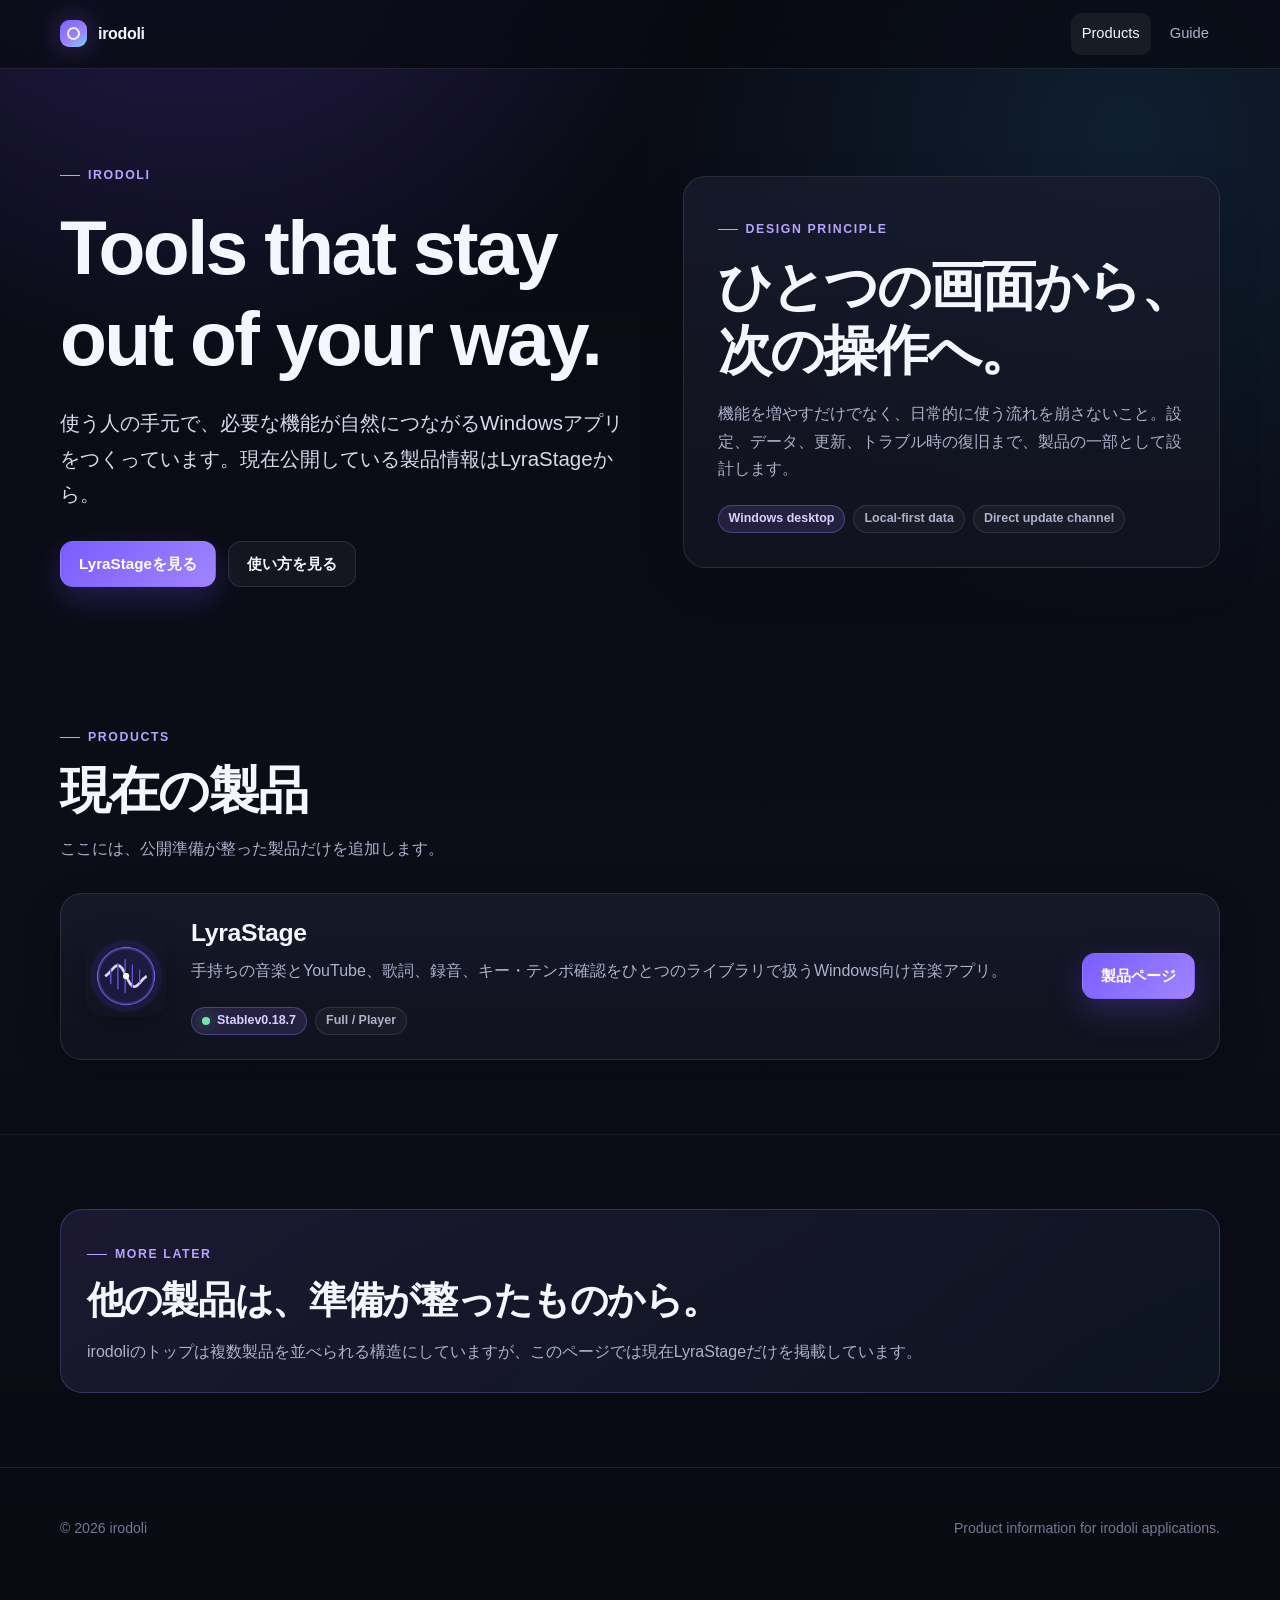
<file: index.html>
<!doctype html>
<html lang="ja">
<head>
  <meta charset="utf-8" />
  <meta name="viewport" content="width=device-width, initial-scale=1" />
  <meta name="theme-color" content="#090a12" />
  <meta name="description" content="irodoli - Windows向けアプリケーションの製品案内。" />
  <title>irodoli</title>
  <link rel="stylesheet" href="assets/site.css" />
  <script src="version.js" defer></script>
</head>
<body>
  <header class="site-header">
    <div class="wrap header-inner">
      <a class="brand" href="./"><span class="brand-mark" aria-hidden="true"></span><span>irodoli</span></a>
      <nav class="nav" aria-label="メインナビゲーション">
        <a href="#products" aria-current="page">Products</a>
        <a class="keep-mobile" href="lyrastage/guide/">Guide</a>
      </nav>
    </div>
  </header>
  <main>
    <section class="hero">
      <div class="wrap hero-grid">
        <div>
          <span class="eyebrow">irodoli</span>
          <h1 class="compact">Tools that stay<br />out of your way.</h1>
          <p class="lead">使う人の手元で、必要な機能が自然につながるWindowsアプリをつくっています。現在公開している製品情報はLyraStageから。</p>
          <div class="actions">
            <a class="button primary" href="lyrastage/">LyraStageを見る</a>
            <a class="button secondary" href="lyrastage/guide/">使い方を見る</a>
          </div>
        </div>
        <div class="card" style="padding:34px">
          <span class="eyebrow">Design principle</span>
          <h2 style="margin-top:15px;font-size:clamp(2rem,4.2vw,3.4rem)"><span style="white-space:nowrap">ひとつの画面から、</span><br />次の操作へ。</h2>
          <p style="margin-top:18px">機能を増やすだけでなく、日常的に使う流れを崩さないこと。設定、データ、更新、トラブル時の復旧まで、製品の一部として設計します。</p>
          <div class="badges"><span class="badge accent">Windows desktop</span><span class="badge">Local-first data</span><span class="badge">Direct update channel</span></div>
        </div>
      </div>
    </section>
    <section id="products" class="section">
      <div class="wrap">
        <div class="section-head">
          <span class="eyebrow">Products</span>
          <h2 style="margin-top:13px">現在の製品</h2>
          <p>ここには、公開準備が整った製品だけを追加します。</p>
        </div>
        <article class="card product-card">
          <img class="product-icon" src="assets/lyrastage-icon.png" alt="LyraStage アイコン" />
          <div>
            <h3 style="font-size:1.55rem">LyraStage</h3>
            <p>手持ちの音楽とYouTube、歌詞、録音、キー・テンポ確認をひとつのライブラリで扱うWindows向け音楽アプリ。</p>
            <div class="badges"><span class="badge accent"><span class="status-dot"></span>Stable <span data-latest-version></span></span><span class="badge">Full / Player</span></div>
          </div>
          <a class="button primary" href="lyrastage/">製品ページ</a>
        </article>
      </div>
    </section>
    <section class="section">
      <div class="wrap callout">
        <span class="eyebrow">More later</span>
        <h2 style="margin-top:12px;font-size:clamp(1.7rem,3vw,2.5rem)">他の製品は、準備が整ったものから。</h2>
        <p class="muted" style="margin-bottom:0">irodoliのトップは複数製品を並べられる構造にしていますが、このページでは現在LyraStageだけを掲載しています。</p>
      </div>
    </section>
  </main>
  <footer class="footer"><div class="wrap footer-inner"><span>© 2026 irodoli</span><span>Product information for irodoli applications.</span></div></footer>
</body>
</html>
</file>
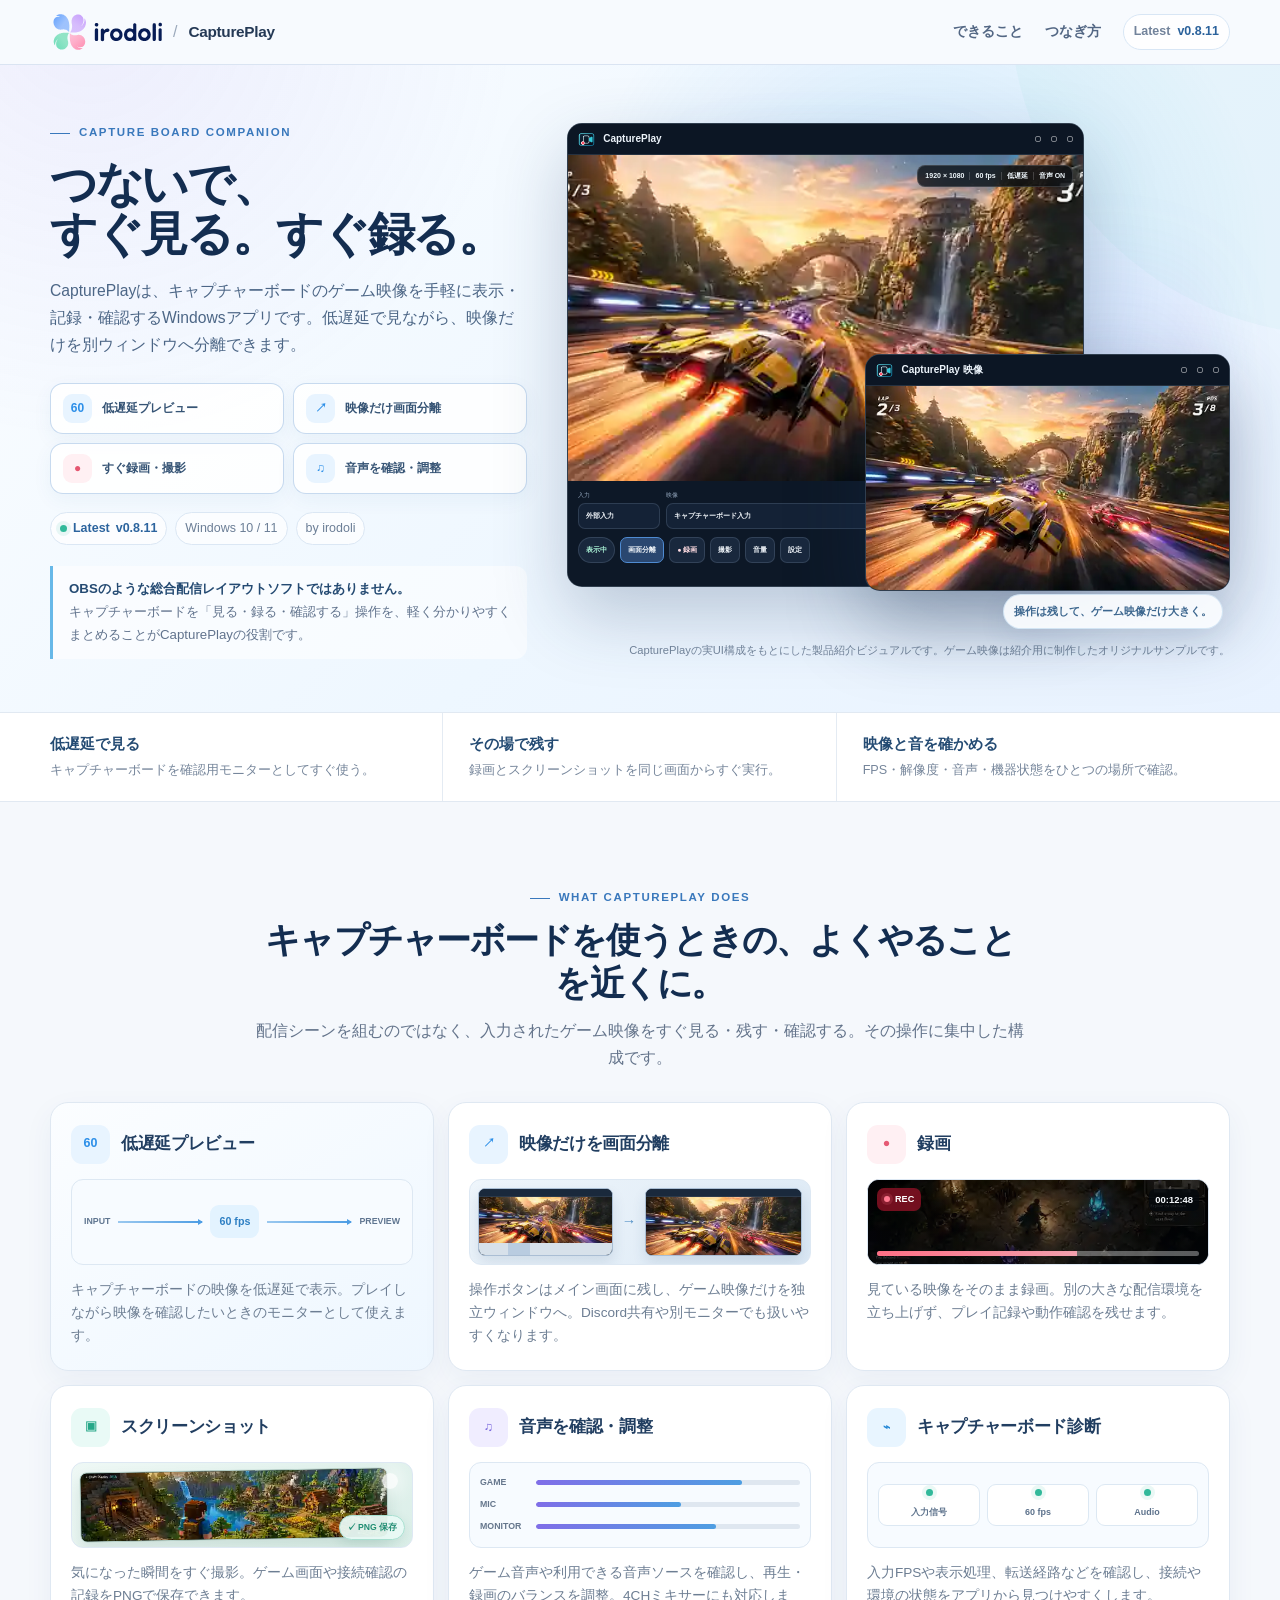
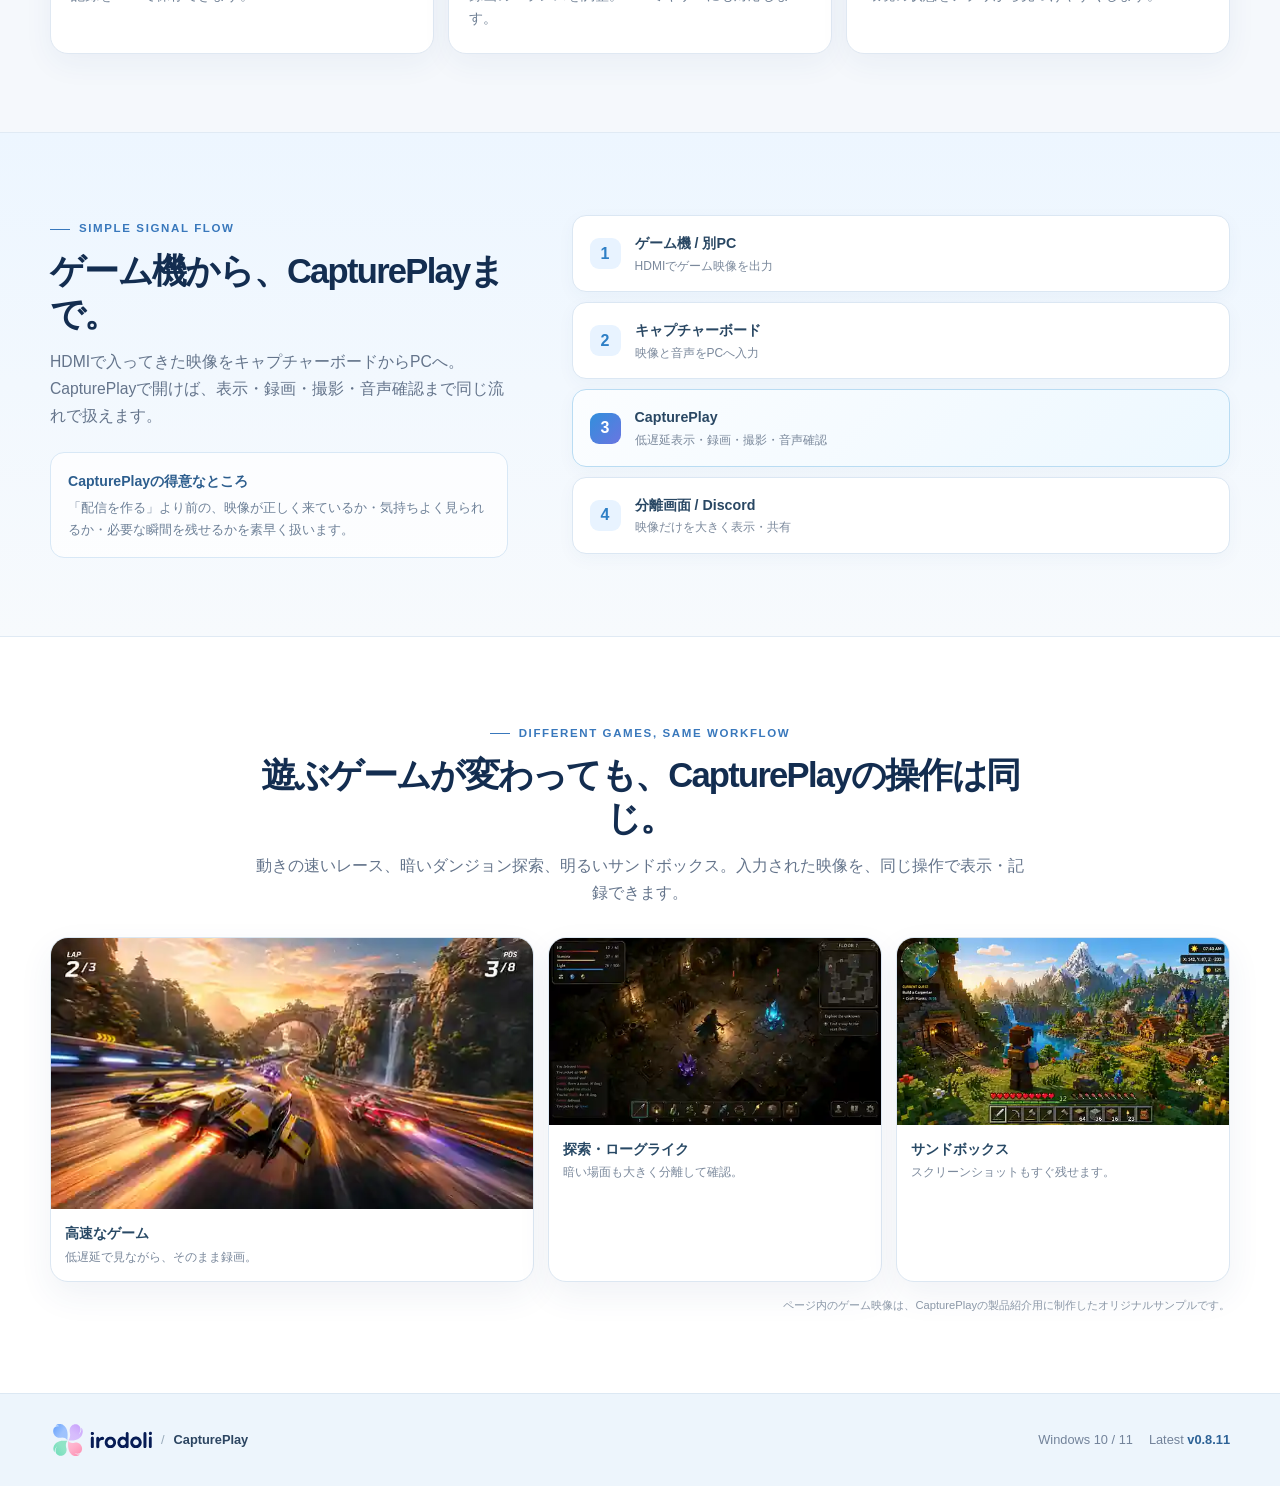
<file: captureplay/index.html>
<!doctype html>
<html lang="ja">
<head>
  <meta charset="utf-8" />
  <meta name="viewport" content="width=device-width, initial-scale=1" />
  <meta name="theme-color" content="#f4f9ff" />
  <meta name="description" content="CapturePlay - キャプチャーボードの映像を低遅延で見る・録る・確認するためのWindowsアプリ。画面分離、録画、スクリーンショット、音声調整、キャプチャーボード診断に対応。" />
  <title>CapturePlay - irodoli</title>
  <link rel="icon" type="image/svg+xml" href="../assets/brand/favicon.svg" />
  <link rel="alternate icon" href="../assets/brand/favicon.ico" />
  <link rel="stylesheet" href="assets/captureplay.css" />
  <script src="product-page.js" defer></script>
</head>
<body>
  <header class="site-header">
    <div class="wrap header-inner">
      <a class="publisher-product" href="#top" aria-label="irodoli / CapturePlay トップ">
        <img src="../assets/brand/irodoli-lockup.svg" alt="irodoli" />
        <span class="brand-divider" aria-hidden="true">/</span>
        <strong>CapturePlay</strong>
      </a>
      <nav class="nav" aria-label="CapturePlayナビゲーション">
        <a href="#features">できること</a>
        <a href="#flow">つなぎ方</a>
        <span class="header-latest">Latest <strong data-latest-version>読み込み中</strong></span>
      </nav>
    </div>
  </header>

  <main>
    <section id="top" class="hero">
      <div class="wrap hero-layout">
        <div class="hero-copy">
          <span class="eyebrow">Capture Board Companion</span>
          <h1><span>つないで、</span><span>すぐ見る。すぐ録る。</span></h1>
          <p class="lead">CapturePlayは、キャプチャーボードのゲーム映像を手軽に表示・記録・確認するWindowsアプリです。低遅延で見ながら、映像だけを別ウィンドウへ分離できます。</p>
          <div class="hero-benefits" aria-label="CapturePlayの主な特徴">
            <span><b>60</b><i>低遅延プレビュー</i></span>
            <span><b>↗</b><i>映像だけ画面分離</i></span>
            <span><b class="rec-dot">●</b><i>すぐ録画・撮影</i></span>
            <span><b>♫</b><i>音声を確認・調整</i></span>
          </div>
          <div class="release-row">
            <span class="latest-badge"><i></i>Latest <strong data-latest-version>読み込み中</strong></span>
            <span>Windows 10 / 11</span>
            <span>by irodoli</span>
          </div>
          <p class="role-note"><strong>OBSのような総合配信レイアウトソフトではありません。</strong><br />キャプチャーボードを「見る・録る・確認する」操作を、軽く分かりやすくまとめることがCapturePlayの役割です。</p>
        </div>

        <figure class="hero-product" aria-label="CapturePlayの操作画面と分離映像の製品紹介ビジュアル">
          <div class="cp-stage">
            <div class="cp-window cp-main-window">
              <div class="cp-titlebar"><img src="assets/icon.png" alt="" /><span>CapturePlay</span><div class="cp-window-buttons"><i></i><i></i><i></i></div></div>
              <div class="cp-preview">
                <img src="assets/game-showcase/racing.webp" alt="オリジナルの近未来レース映像サンプル" />
                <div class="cp-overlay"><b>1920 × 1080</b><span>60 fps</span><span>低遅延</span><span>音声 ON</span></div>
              </div>
              <div class="cp-panel">
                <div class="cp-fields">
                  <span><small>入力</small><b>外部入力</b></span>
                  <span class="wide"><small>映像</small><b>キャプチャーボード入力</b></span>
                  <span><small>画質</small><b>1080p</b></span>
                  <span><small>表示</small><b>低遅延</b></span>
                </div>
                <div class="cp-actions"><em class="online">表示中</em><em class="active">画面分離</em><em class="record">● 録画</em><em>撮影</em><em>音量</em><em>設定</em></div>
              </div>
            </div>
            <div class="cp-window cp-detached-window">
              <div class="cp-titlebar"><img src="assets/icon.png" alt="" /><span>CapturePlay 映像</span><div class="cp-window-buttons"><i></i><i></i><i></i></div></div>
              <div class="cp-detached-image"><img src="assets/game-showcase/racing.webp" alt="分離表示された近未来レース映像サンプル" /></div>
            </div>
            <span class="separate-label">操作は残して、ゲーム映像だけ大きく。</span>
          </div>
          <figcaption>CapturePlayの実UI構成をもとにした製品紹介ビジュアルです。ゲーム映像は紹介用に制作したオリジナルサンプルです。</figcaption>
        </figure>
      </div>
    </section>

    <section class="intro-strip" aria-label="CapturePlayの使いどころ">
      <div class="wrap intro-items">
        <div><strong>低遅延で見る</strong><span>キャプチャーボードを確認用モニターとしてすぐ使う。</span></div>
        <div><strong>その場で残す</strong><span>録画とスクリーンショットを同じ画面からすぐ実行。</span></div>
        <div><strong>映像と音を確かめる</strong><span>FPS・解像度・音声・機器状態をひとつの場所で確認。</span></div>
      </div>
    </section>

    <section id="features" class="section">
      <div class="wrap">
        <header class="section-head">
          <span class="eyebrow">What CapturePlay does</span>
          <h2>キャプチャーボードを使うときの、よくやることを近くに。</h2>
          <p>配信シーンを組むのではなく、入力されたゲーム映像をすぐ見る・残す・確認する。その操作に集中した構成です。</p>
        </header>
        <div class="feature-grid">
          <article class="feature-card featured"><div class="feature-top"><span class="feature-mark">60</span><h3>低遅延プレビュー</h3></div><div class="latency-visual" aria-hidden="true"><span>INPUT</span><i></i><b>60 fps</b><i></i><span>PREVIEW</span></div><p>キャプチャーボードの映像を低遅延で表示。プレイしながら映像を確認したいときのモニターとして使えます。</p></article>
          <article class="feature-card"><div class="feature-top"><span class="feature-mark">↗</span><h3>映像だけを画面分離</h3></div><div class="split-visual visual-with-art" aria-hidden="true"><div class="split-source"><span class="mini-title"></span><img src="assets/game-showcase/racing.webp" alt="" /><i class="mini-controls"></i></div><span class="split-arrow">→</span><div class="split-detached"><span class="mini-title"></span><img src="assets/game-showcase/racing.webp" alt="" /></div></div><p>操作ボタンはメイン画面に残し、ゲーム映像だけを独立ウィンドウへ。Discord共有や別モニターでも扱いやすくなります。</p></article>
          <article class="feature-card"><div class="feature-top"><span class="feature-mark red">●</span><h3>録画</h3></div><div class="record-visual visual-with-art" aria-hidden="true"><img src="assets/game-showcase/dungeon.webp" alt="" /><span class="rec-pill"><i></i>REC</span><b class="rec-time">00:12:48</b><div class="rec-track"><em></em></div></div><p>見ている映像をそのまま録画。別の大きな配信環境を立ち上げず、プレイ記録や動作確認を残せます。</p></article>
          <article class="feature-card"><div class="feature-top"><span class="feature-mark mint">▣</span><h3>スクリーンショット</h3></div><div class="shot-visual visual-with-art" aria-hidden="true"><div class="shot-frame"><img src="assets/game-showcase/voxel.webp" alt="" /></div><span class="shot-badge">✓ PNG 保存</span><i class="shot-flash"></i></div><p>気になった瞬間をすぐ撮影。ゲーム画面や接続確認の記録をPNGで保存できます。</p></article>
          <article class="feature-card"><div class="feature-top"><span class="feature-mark violet">♫</span><h3>音声を確認・調整</h3></div><div class="audio-visual" aria-hidden="true"><span>GAME<i><em style="width:78%"></em></i></span><span>MIC<i><em style="width:55%"></em></i></span><span>MONITOR<i><em style="width:68%"></em></i></span></div><p>ゲーム音声や利用できる音声ソースを確認し、再生・録画のバランスを調整。4CHミキサーにも対応します。</p></article>
          <article class="feature-card"><div class="feature-top"><span class="feature-mark ocean">⌁</span><h3>キャプチャーボード診断</h3></div><div class="diag-visual" aria-hidden="true"><span><i class="ok"></i>入力信号</span><span><i class="ok"></i>60 fps</span><span><i class="ok"></i>Audio</span></div><p>入力FPSや表示処理、転送経路などを確認し、接続や環境の状態をアプリから見つけやすくします。</p></article>
        </div>
      </div>
    </section>

    <section id="flow" class="section soft">
      <div class="wrap flow-layout">
        <header class="section-head compact">
          <span class="eyebrow">Simple signal flow</span>
          <h2>ゲーム機から、CapturePlayまで。</h2>
          <p>HDMIで入ってきた映像をキャプチャーボードからPCへ。CapturePlayで開けば、表示・録画・撮影・音声確認まで同じ流れで扱えます。</p>
          <div class="distinction"><strong>CapturePlayの得意なところ</strong><span>「配信を作る」より前の、映像が正しく来ているか・気持ちよく見られるか・必要な瞬間を残せるかを素早く扱います。</span></div>
        </header>
        <ol class="signal-flow">
          <li><span>1</span><div><b>ゲーム機 / 別PC</b><small>HDMIでゲーム映像を出力</small></div></li>
          <li><span>2</span><div><b>キャプチャーボード</b><small>映像と音声をPCへ入力</small></div></li>
          <li class="highlight"><span>3</span><div><b>CapturePlay</b><small>低遅延表示・録画・撮影・音声確認</small></div></li>
          <li><span>4</span><div><b>分離画面 / Discord</b><small>映像だけを大きく表示・共有</small></div></li>
        </ol>
      </div>
    </section>

    <section class="section games-section">
      <div class="wrap">
        <header class="section-head">
          <span class="eyebrow">Different games, same workflow</span>
          <h2>遊ぶゲームが変わっても、CapturePlayの操作は同じ。</h2>
          <p>動きの速いレース、暗いダンジョン探索、明るいサンドボックス。入力された映像を、同じ操作で表示・記録できます。</p>
        </header>
        <div class="game-grid">
          <figure class="game-card main"><img src="assets/game-showcase/racing.webp" alt="近未来レースのオリジナルゲーム映像サンプル" /><figcaption><strong>高速なゲーム</strong><span>低遅延で見ながら、そのまま録画。</span></figcaption></figure>
          <figure class="game-card"><img src="assets/game-showcase/dungeon.webp" alt="地下迷宮探索のオリジナルゲーム映像サンプル" /><figcaption><strong>探索・ローグライク</strong><span>暗い場面も大きく分離して確認。</span></figcaption></figure>
          <figure class="game-card"><img src="assets/game-showcase/voxel.webp" alt="ブロック世界のオリジナルゲーム映像サンプル" /><figcaption><strong>サンドボックス</strong><span>スクリーンショットもすぐ残せます。</span></figcaption></figure>
        </div>
        <p class="sample-note">ページ内のゲーム映像は、CapturePlayの製品紹介用に制作したオリジナルサンプルです。</p>
      </div>
    </section>
  </main>

  <footer class="footer">
    <div class="wrap footer-inner">
      <div class="footer-brand"><img src="../assets/brand/irodoli-lockup.svg" alt="irodoli" /><span>/</span><strong>CapturePlay</strong></div>
      <div class="footer-meta"><span>Windows 10 / 11</span><span>Latest <strong data-latest-version>読み込み中</strong></span></div>
    </div>
  </footer>
</body>
</html>
</file>
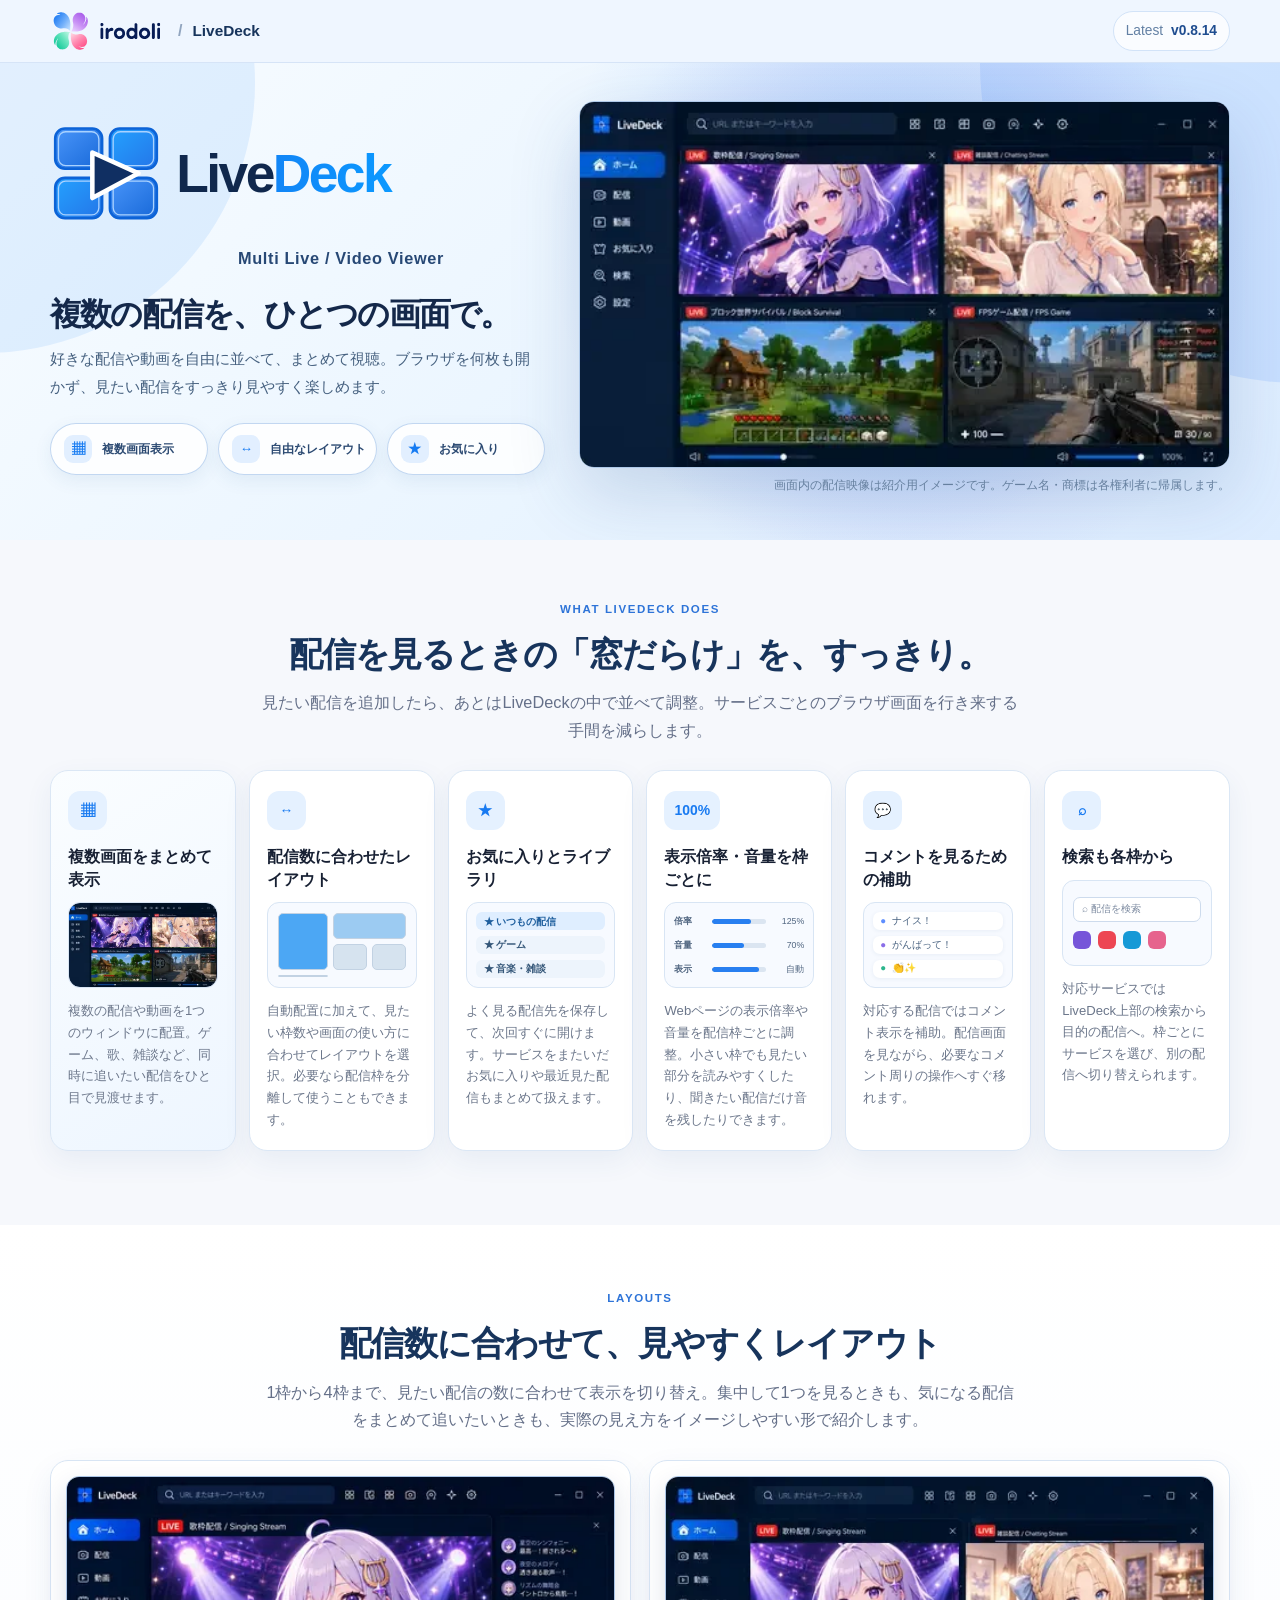
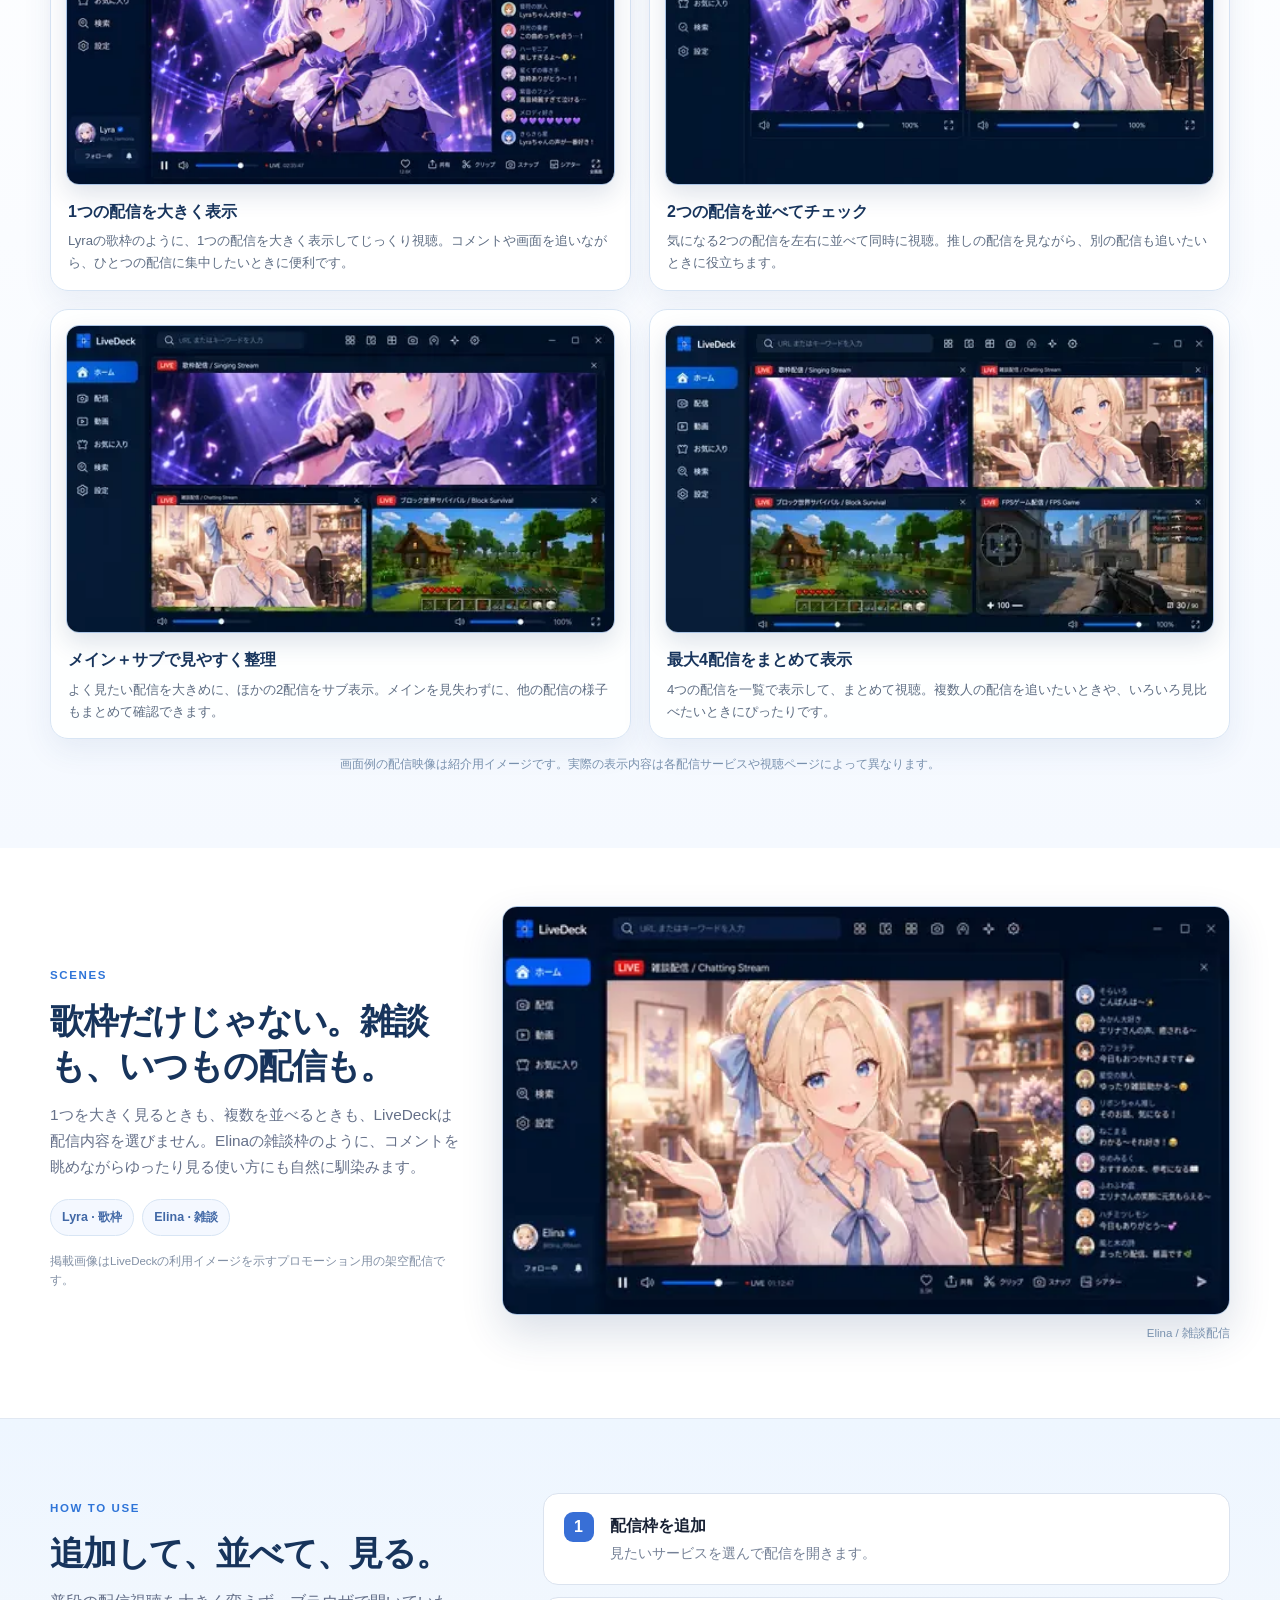
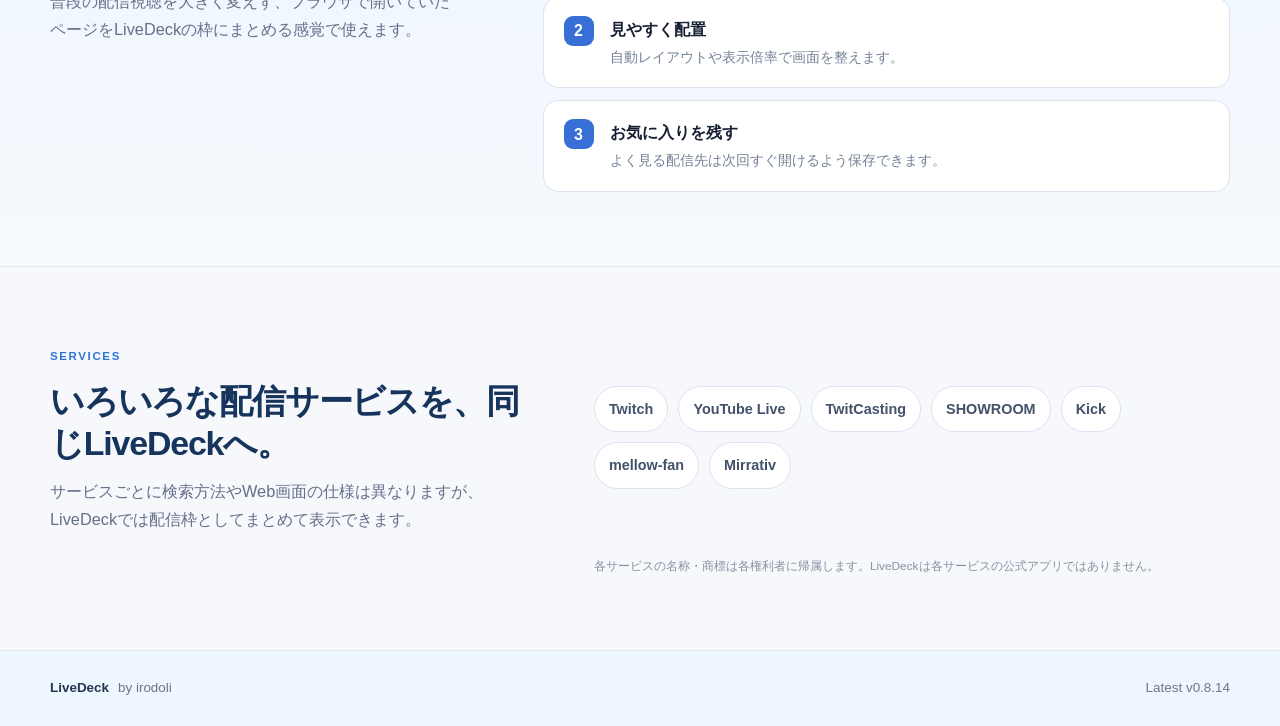
<file: livedeck/index.html>
<!doctype html>
<html lang="ja">
<head>
  <meta charset="utf-8">
  <meta name="viewport" content="width=device-width,initial-scale=1">
  <meta name="theme-color" content="#f6f8fc">
  <meta name="description" content="LiveDeck - 複数の配信や動画を1つのWindowsアプリに並べて見られるマルチビューア。">
  <title>LiveDeck - irodoli</title>
  <link rel="icon" type="image/svg+xml" href="assets/favicon.svg">
  <link rel="alternate icon" href="assets/favicon.ico">
  <link rel="stylesheet" href="site.css">
</head>
<body>
  <header class="site-header"><div class="wrap header-inner">
    <a class="publisher-lockup" href="#top" aria-label="irodoli / LiveDeck トップ"><img src="assets/irodoli-header-lockup.svg" alt="irodoli"><span aria-hidden="true">/</span><strong>LiveDeck</strong></a>
    <div class="header-meta"><span class="header-latest">Latest <strong>v0.8.14</strong></span></div>
  </div></header>
  <main>
    <section id="top" class="hero"><div class="wrap hero-layout">
      <div class="hero-copy">
        <img class="hero-wordmark" src="assets/livedeck-wordmark.svg" alt="LiveDeck">
        <p class="hero-subtitle">Multi Live / Video Viewer</p>
        <h1><span>複数の配信を、</span><span>ひとつの画面で。</span></h1>
        <p class="lead">好きな配信や動画を自由に並べて、まとめて視聴。ブラウザを何枚も開かず、見たい配信をすっきり見やすく楽しめます。</p>
        <div class="hero-benefits" aria-label="LiveDeckの主な特徴">
          <span><b>▦</b><i>複数画面表示</i></span>
          <span><b>↔</b><i>自由なレイアウト</i></span>
          <span><b>★</b><i>お気に入り</i></span>
        </div>
      </div>
      <figure class="hero-product" aria-label="LiveDeckのマルチビュー紹介イメージ">
        <img class="showcase-image" src="assets/layout-4-stream.webp" alt="LiveDeckで歌枠、オープンワールドゲーム、Minecraft、FPSの4配信を並べた紹介イメージ">
        <figcaption>画面内の配信映像は紹介用イメージです。ゲーム名・商標は各権利者に帰属します。</figcaption>
      </figure>
    </div></section>
    <section id="features" class="section"><div class="wrap">
      <header class="section-head"><span class="eyebrow">What LiveDeck does</span><h2>配信を見るときの「窓だらけ」を、すっきり。</h2><p>見たい配信を追加したら、あとはLiveDeckの中で並べて調整。サービスごとのブラウザ画面を行き来する手間を減らします。</p></header>
      <div class="feature-grid">
        <article class="feature-card featured"><div class="feature-mark">▦</div><h3>複数画面をまとめて表示</h3><div class="feature-visual visual-multi" aria-hidden="true"><img src="assets/layout-4-stream.webp" alt=""></div><p>複数の配信や動画を1つのウィンドウに配置。ゲーム、歌、雑談など、同時に追いたい配信をひと目で見渡せます。</p><div class="mini-layout" aria-hidden="true"><i></i><i></i><i></i><i></i></div></article>
        <article class="feature-card"><div class="feature-mark">↔</div><h3>配信数に合わせたレイアウト</h3><div class="feature-visual visual-layout" aria-hidden="true"><i></i><i></i><i></i><i></i><i></i></div><p>自動配置に加えて、見たい枠数や画面の使い方に合わせてレイアウトを選択。必要なら配信枠を分離して使うこともできます。</p></article>
        <article class="feature-card"><div class="feature-mark">★</div><h3>お気に入りとライブラリ</h3><div class="feature-visual visual-favorites" aria-hidden="true"><span>★ いつもの配信</span><span>★ ゲーム</span><span>★ 音楽・雑談</span></div><p>よく見る配信先を保存して、次回すぐに開けます。サービスをまたいだお気に入りや最近見た配信もまとめて扱えます。</p></article>
        <article class="feature-card"><div class="feature-mark">100%</div><h3>表示倍率・音量を枠ごとに</h3><div class="feature-visual visual-controls" aria-hidden="true"><span><b>倍率</b><i><em style="width:72%"></em></i><small>125%</small></span><span><b>音量</b><i><em style="width:58%"></em></i><small>70%</small></span><span><b>表示</b><i><em style="width:86%"></em></i><small>自動</small></span></div><p>Webページの表示倍率や音量を配信枠ごとに調整。小さい枠でも見たい部分を読みやすくしたり、聞きたい配信だけ音を残したりできます。</p></article>
        <article class="feature-card"><div class="feature-mark">💬</div><h3>コメントを見るための補助</h3><div class="feature-visual visual-comments" aria-hidden="true"><span><i>●</i> ナイス！</span><span><i>●</i> がんばって！</span><span><i>●</i> 👏✨</span></div><p>対応する配信ではコメント表示を補助。配信画面を見ながら、必要なコメント周りの操作へすぐ移れます。</p></article>
        <article class="feature-card"><div class="feature-mark">⌕</div><h3>検索も各枠から</h3><div class="feature-visual visual-search" aria-hidden="true"><span class="mini-search">⌕ 配信を検索</span><div><i class="dot twitch"></i><i class="dot youtube"></i><i class="dot twitcasting"></i><i class="dot showroom"></i></div></div><p>対応サービスではLiveDeck上部の検索から目的の配信へ。枠ごとにサービスを選び、別の配信へ切り替えられます。</p></article>
      </div>
    </div></section>
    <section id="layouts" class="section layout-showcase-section"><div class="wrap">
      <header class="section-head"><span class="eyebrow">Layouts</span><h2>配信数に合わせて、見やすくレイアウト</h2><p>1枠から4枠まで、見たい配信の数に合わせて表示を切り替え。集中して1つを見るときも、気になる配信をまとめて追いたいときも、実際の見え方をイメージしやすい形で紹介します。</p></header>
      <div class="layout-demo-grid">
        <article class="layout-demo-card"><img class="layout-demo-image" src="assets/layout-1-stream.webp" alt="LiveDeckでLyraの歌枠を1配信表示した紹介イメージ"><h3>1つの配信を大きく表示</h3><p>Lyraの歌枠のように、1つの配信を大きく表示してじっくり視聴。コメントや画面を追いながら、ひとつの配信に集中したいときに便利です。</p></article>
        <article class="layout-demo-card"><img class="layout-demo-image" src="assets/layout-2-stream.webp" alt="LiveDeckの2配信表示レイアウト"><h3>2つの配信を並べてチェック</h3><p>気になる2つの配信を左右に並べて同時に視聴。推しの配信を見ながら、別の配信も追いたいときに役立ちます。</p></article>
        <article class="layout-demo-card"><img class="layout-demo-image" src="assets/layout-3-stream.webp" alt="LiveDeckの3配信表示レイアウト"><h3>メイン＋サブで見やすく整理</h3><p>よく見たい配信を大きめに、ほかの2配信をサブ表示。メインを見失わずに、他の配信の様子もまとめて確認できます。</p></article>
        <article class="layout-demo-card"><img class="layout-demo-image" src="assets/layout-4-stream.webp" alt="LiveDeckの4配信表示レイアウト"><h3>最大4配信をまとめて表示</h3><p>4つの配信を一覧で表示して、まとめて視聴。複数人の配信を追いたいときや、いろいろ見比べたいときにぴったりです。</p></article>
      </div>
      <p class="layout-demo-note">画面例の配信映像は紹介用イメージです。実際の表示内容は各配信サービスや視聴ページによって異なります。</p>
    </div></section>
    <section class="section scene-showcase-section"><div class="wrap scene-showcase-grid">
      <div class="scene-showcase-copy"><span class="eyebrow">Scenes</span><h2>歌枠だけじゃない。雑談も、いつもの配信も。</h2><p>1つを大きく見るときも、複数を並べるときも、LiveDeckは配信内容を選びません。Elinaの雑談枠のように、コメントを眺めながらゆったり見る使い方にも自然に馴染みます。</p><div class="scene-chips" aria-label="紹介シーン"><span>Lyra · 歌枠</span><span>Elina · 雑談</span></div><small>掲載画像はLiveDeckの利用イメージを示すプロモーション用の架空配信です。</small></div>
      <figure class="scene-showcase-visual"><img src="assets/livedeck-elina-chatting.webp" alt="LiveDeckでElinaの雑談枠を視聴する紹介イメージ"><figcaption>Elina / 雑談配信</figcaption></figure>
    </div></section>
    <section class="section soft"><div class="wrap usage-grid"><div class="section-head compact"><span class="eyebrow">How to use</span><h2>追加して、並べて、見る。</h2><p>普段の配信視聴を大きく変えず、ブラウザで開いていたページをLiveDeckの枠にまとめる感覚で使えます。</p></div><ol class="steps"><li><span>1</span><div><strong>配信枠を追加</strong><p>見たいサービスを選んで配信を開きます。</p></div></li><li><span>2</span><div><strong>見やすく配置</strong><p>自動レイアウトや表示倍率で画面を整えます。</p></div></li><li><span>3</span><div><strong>お気に入りを残す</strong><p>よく見る配信先は次回すぐ開けるよう保存できます。</p></div></li></ol></div></section>
    <section id="services" class="section"><div class="wrap service-wrap"><header class="section-head compact"><span class="eyebrow">Services</span><h2>いろいろな配信サービスを、同じLiveDeckへ。</h2><p>サービスごとに検索方法やWeb画面の仕様は異なりますが、LiveDeckでは配信枠としてまとめて表示できます。</p></header><div class="service-list"><span>Twitch</span><span>YouTube Live</span><span>TwitCasting</span><span>SHOWROOM</span><span>Kick</span><span>mellow-fan</span><span>Mirrativ</span></div><p class="service-note">各サービスの名称・商標は各権利者に帰属します。LiveDeckは各サービスの公式アプリではありません。</p></div></section>
  </main>
  <footer class="footer"><div class="wrap footer-inner"><div><strong>LiveDeck</strong><span>by irodoli</span></div><div class="footer-links"><span>Latest v0.8.14</span></div></div></footer>
</body>
</html>
</file>
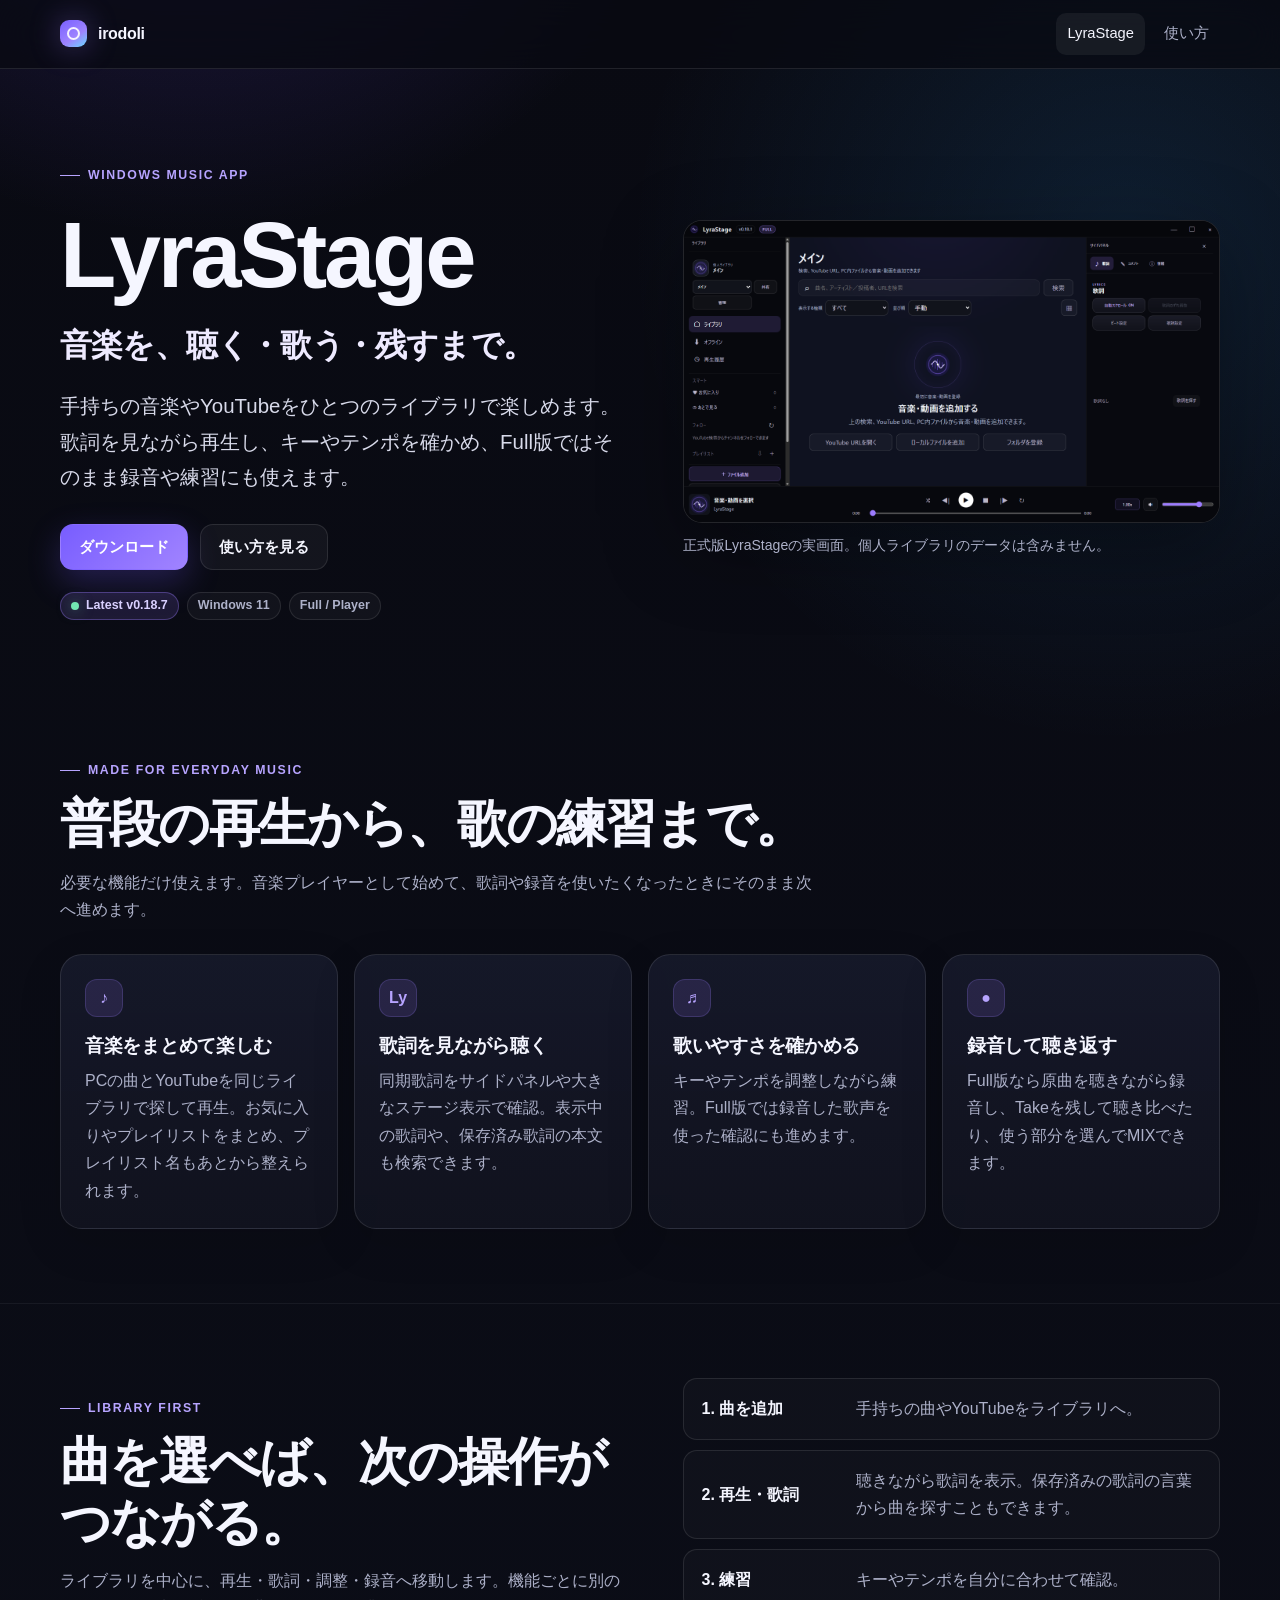
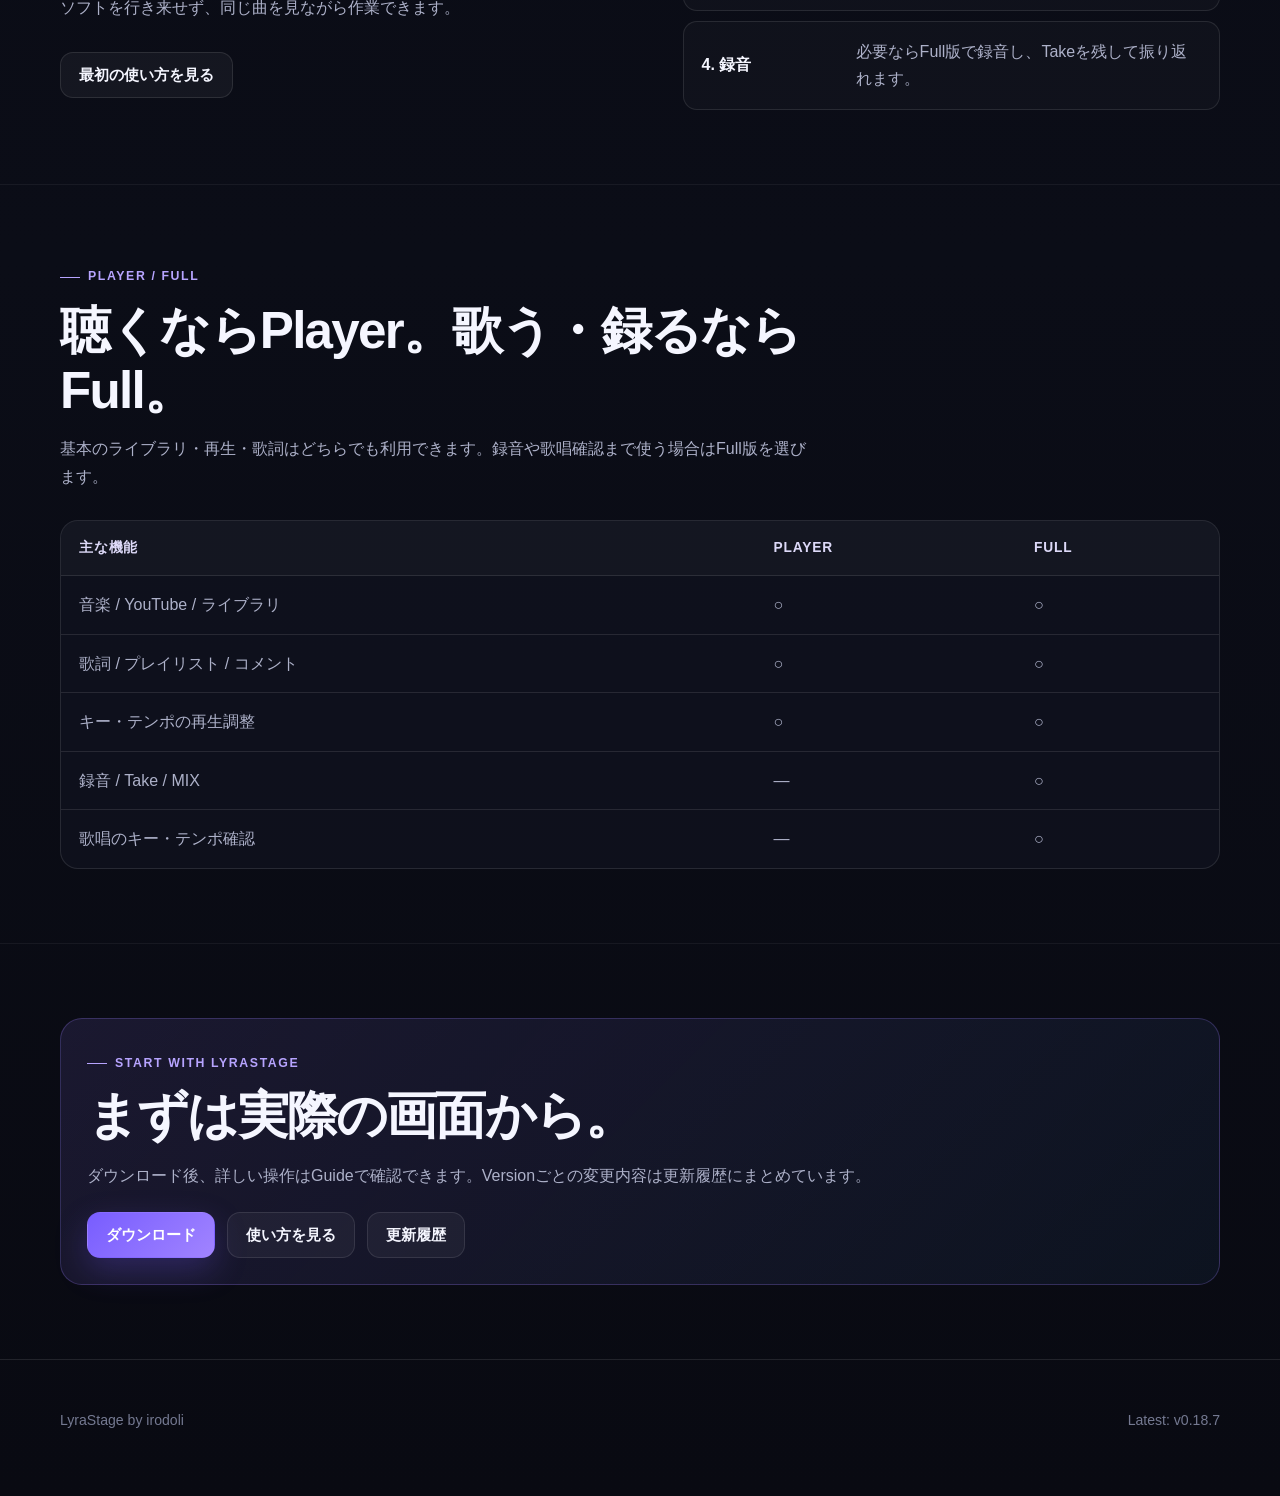
<file: lyrastage/index.html>
<!doctype html>
<html lang="ja">
<head>
  <meta charset="utf-8" />
  <meta name="viewport" content="width=device-width, initial-scale=1" />
  <meta name="theme-color" content="#090a12" />
  <meta name="description" content="LyraStage - 手持ちの音楽とYouTubeをまとめて楽しみ、歌詞・キー・テンポ・録音まで使えるWindows向け音楽アプリ。" />
  <title>LyraStage - irodoli</title>
  <link rel="stylesheet" href="../assets/site.css" />
  <script src="../version.js" defer></script>
</head>
<body>
  <header class="site-header">
    <div class="wrap header-inner">
      <a class="brand" href="../"><span class="brand-mark" aria-hidden="true"></span><span>irodoli</span></a>
      <nav class="nav" aria-label="LyraStageナビゲーション"><a href="./" aria-current="page">LyraStage</a><a class="keep-mobile" href="guide/">使い方</a></nav>
    </div>
  </header>
  <main>
    <section class="hero product-hero">
      <div class="wrap hero-grid">
        <div class="product-hero-copy">
          <span class="eyebrow">Windows music app</span>
          <h1>LyraStage</h1>
          <p class="hero-catch">音楽を、聴く・歌う・残すまで。</p>
          <p class="lead">手持ちの音楽やYouTubeをひとつのライブラリで楽しめます。歌詞を見ながら再生し、キーやテンポを確かめ、Full版ではそのまま録音や練習にも使えます。</p>
          <div class="actions"><a class="button primary" href="https://dl.irodoli.com/">ダウンロード</a><a class="button secondary" href="guide/">使い方を見る</a></div>
          <div class="badges"><span class="badge accent"><span class="status-dot"></span>Latest&nbsp;<span data-latest-version></span></span><span class="badge">Windows 11</span><span class="badge">Full / Player</span></div>
        </div>
        <figure class="hero-visual product-screen" style="margin:0">
          <div class="app-shot"><img src="assets/app-ui-latest.png" alt="LyraStageの実画面。ライブラリ、検索、歌詞パネル、再生操作がひとつの画面に表示されている。" /></div>
          <figcaption class="muted small">正式版LyraStageの実画面。個人ライブラリのデータは含みません。</figcaption>
        </figure>
      </div>
    </section>

    <section class="section" id="uses">
      <div class="wrap">
        <div class="section-head"><span class="eyebrow">Made for everyday music</span><h2 style="margin-top:13px">普段の再生から、歌の練習まで。</h2><p>必要な機能だけ使えます。音楽プレイヤーとして始めて、歌詞や録音を使いたくなったときにそのまま次へ進めます。</p></div>
        <div class="grid cols-4 product-use-grid">
          <article class="card"><div class="feature-icon">♪</div><h3>音楽をまとめて楽しむ</h3><p>PCの曲とYouTubeを同じライブラリで探して再生。お気に入りやプレイリストをまとめ、プレイリスト名もあとから整えられます。</p></article>
          <article class="card"><div class="feature-icon">Ly</div><h3>歌詞を見ながら聴く</h3><p>同期歌詞をサイドパネルや大きなステージ表示で確認。表示中の歌詞や、保存済み歌詞の本文も検索できます。</p></article>
          <article class="card"><div class="feature-icon">♬</div><h3>歌いやすさを確かめる</h3><p>キーやテンポを調整しながら練習。Full版では録音した歌声を使った確認にも進めます。</p></article>
          <article class="card"><div class="feature-icon">●</div><h3>録音して聴き返す</h3><p>Full版なら原曲を聴きながら録音し、Takeを残して聴き比べたり、使う部分を選んでMIXできます。</p></article>
        </div>
      </div>
    </section>

    <section class="section">
      <div class="wrap hero-grid product-flow-grid">
        <div class="section-head" style="margin:0"><span class="eyebrow">Library first</span><h2 style="margin-top:13px">曲を選べば、次の操作がつながる。</h2><p>ライブラリを中心に、再生・歌詞・調整・録音へ移動します。機能ごとに別のソフトを行き来せず、同じ曲を見ながら作業できます。</p><div class="actions"><a class="button secondary" href="guide/#quick-start">最初の使い方を見る</a></div></div>
        <ol class="flow-list">
          <li><strong>1. 曲を追加</strong><span>手持ちの曲やYouTubeをライブラリへ。</span></li>
          <li><strong>2. 再生・歌詞</strong><span>聴きながら歌詞を表示。保存済みの歌詞の言葉から曲を探すこともできます。</span></li>
          <li><strong>3. 練習</strong><span>キーやテンポを自分に合わせて確認。</span></li>
          <li><strong>4. 録音</strong><span>必要ならFull版で録音し、Takeを残して振り返れます。</span></li>
        </ol>
      </div>
    </section>

    <section class="section">
      <div class="wrap">
        <div class="section-head"><span class="eyebrow">Player / Full</span><h2 style="margin-top:13px">聴くならPlayer。歌う・録るならFull。</h2><p>基本のライブラリ・再生・歌詞はどちらでも利用できます。録音や歌唱確認まで使う場合はFull版を選びます。</p></div>
        <div class="table-wrap"><table><thead><tr><th>主な機能</th><th>Player</th><th>Full</th></tr></thead><tbody><tr><td>音楽 / YouTube / ライブラリ</td><td>○</td><td>○</td></tr><tr><td>歌詞 / プレイリスト / コメント</td><td>○</td><td>○</td></tr><tr><td>キー・テンポの再生調整</td><td>○</td><td>○</td></tr><tr><td>録音 / Take / MIX</td><td>—</td><td>○</td></tr><tr><td>歌唱のキー・テンポ確認</td><td>—</td><td>○</td></tr></tbody></table></div>
      </div>
    </section>

    <section class="section">
      <div class="wrap callout product-final-cta"><span class="eyebrow">Start with LyraStage</span><h2 style="margin-top:12px">まずは実際の画面から。</h2><p class="muted">ダウンロード後、詳しい操作はGuideで確認できます。Versionごとの変更内容は更新履歴にまとめています。</p><div class="actions"><a class="button primary" href="https://dl.irodoli.com/">ダウンロード</a><a class="button secondary" href="guide/">使い方を見る</a><a class="button secondary" href="https://github.com/irodoli/LyraStage-Updates/releases">更新履歴</a></div></div>
    </section>
  </main>
  <footer class="footer"><div class="wrap footer-inner"><span>LyraStage by irodoli</span><span>Latest: <span data-latest-version></span></span></div></footer>
</body>
</html>
</file>
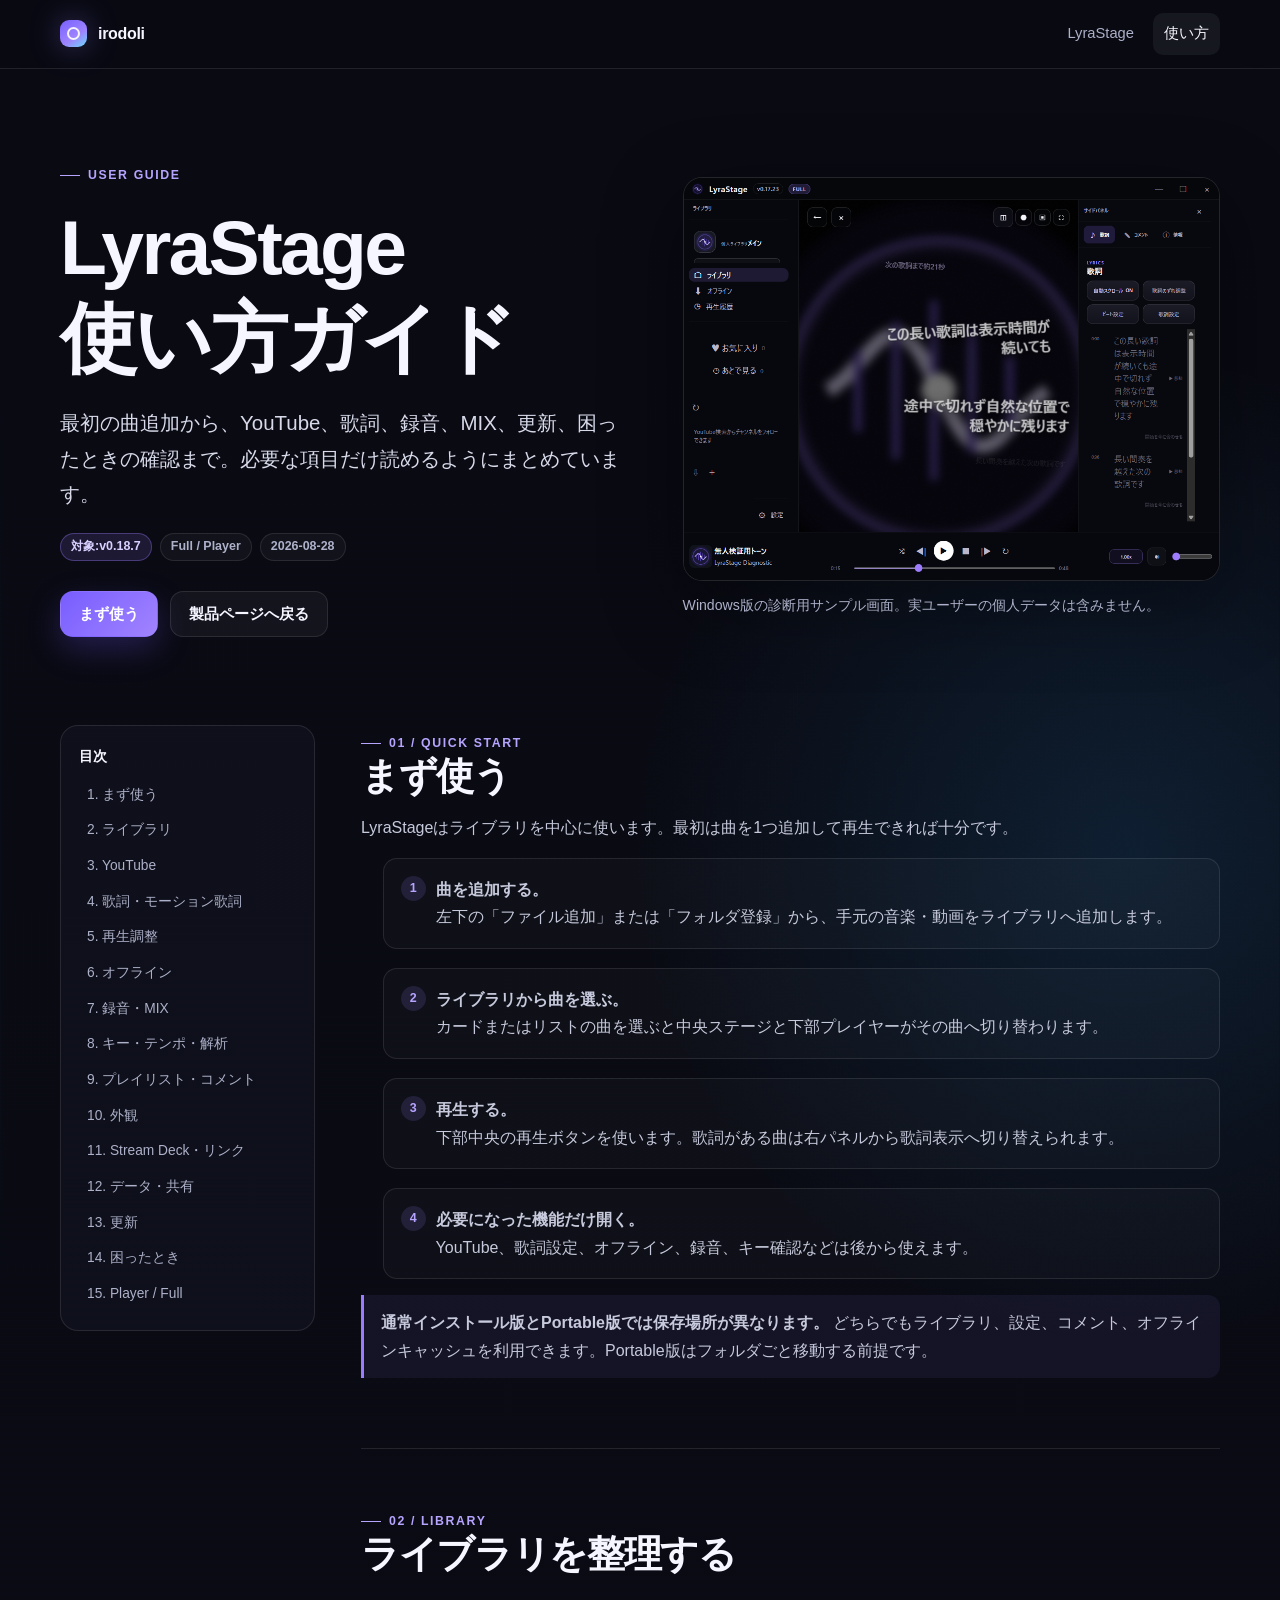
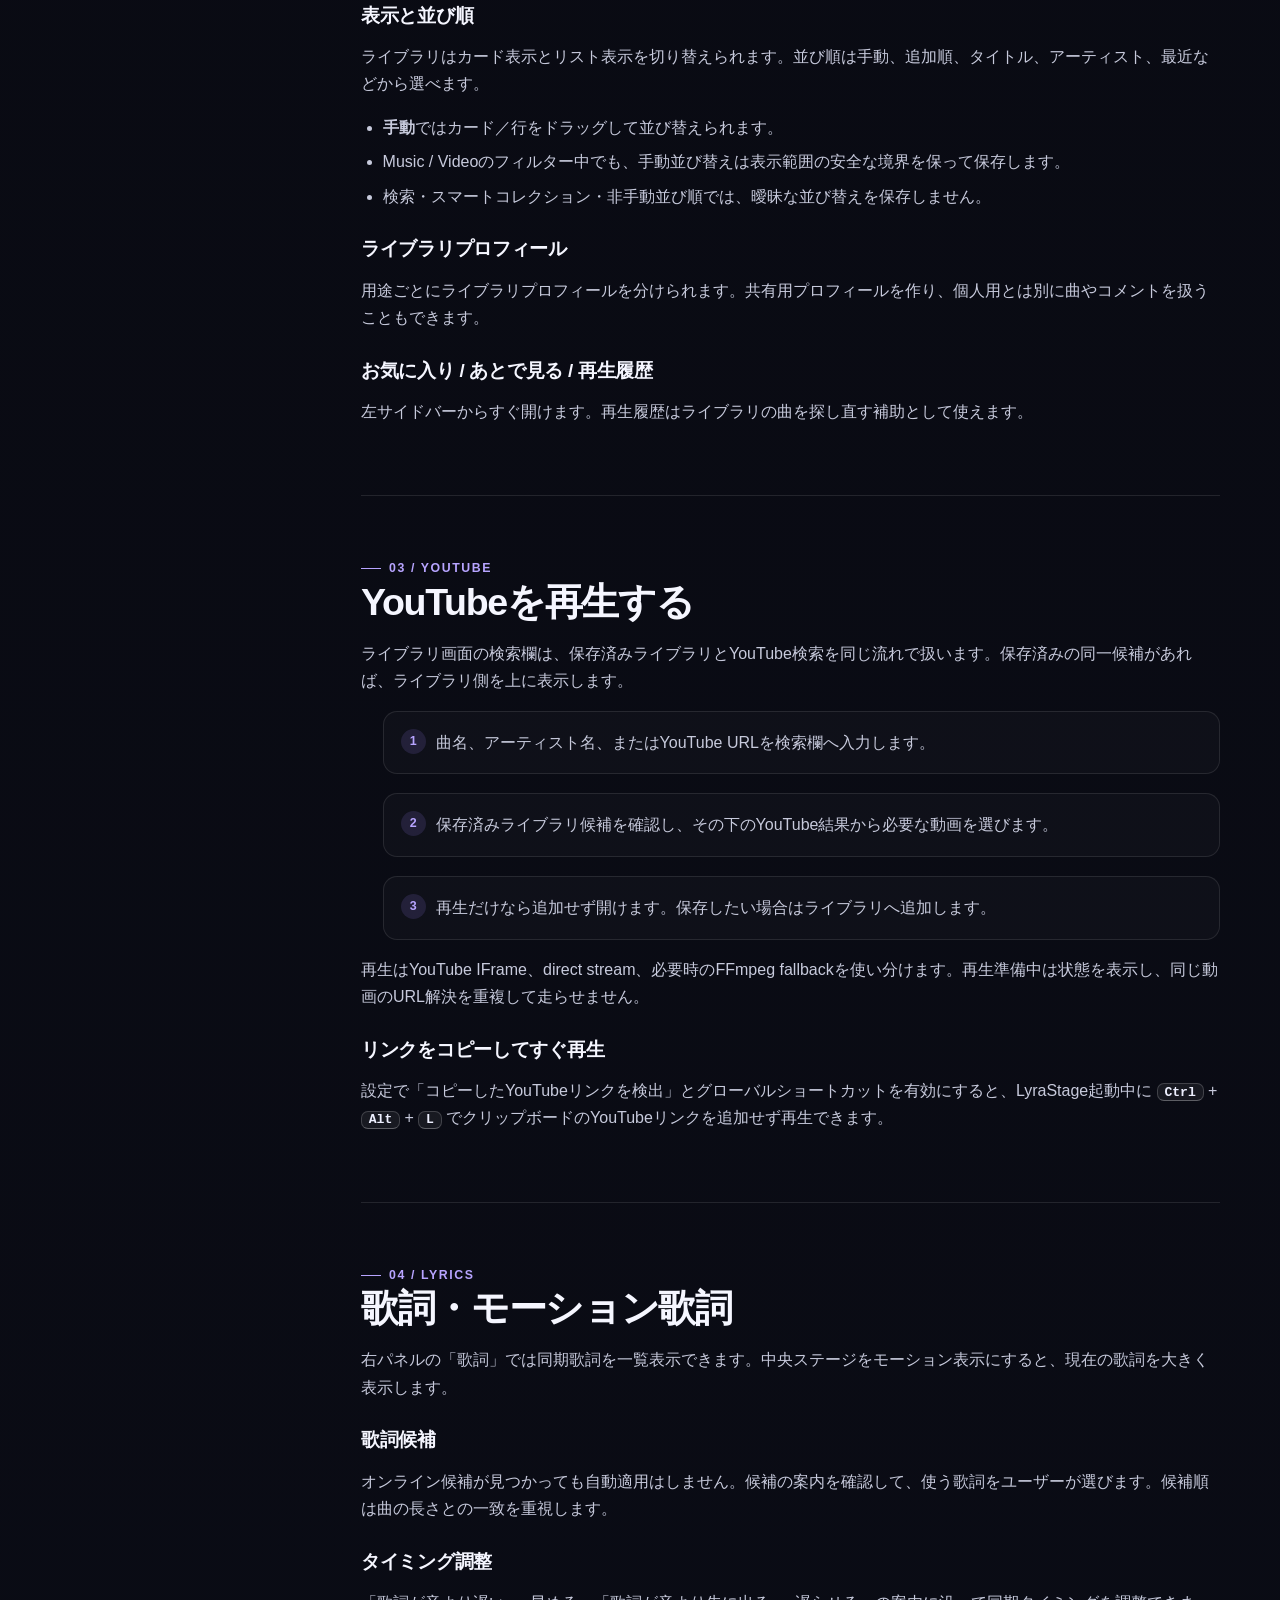
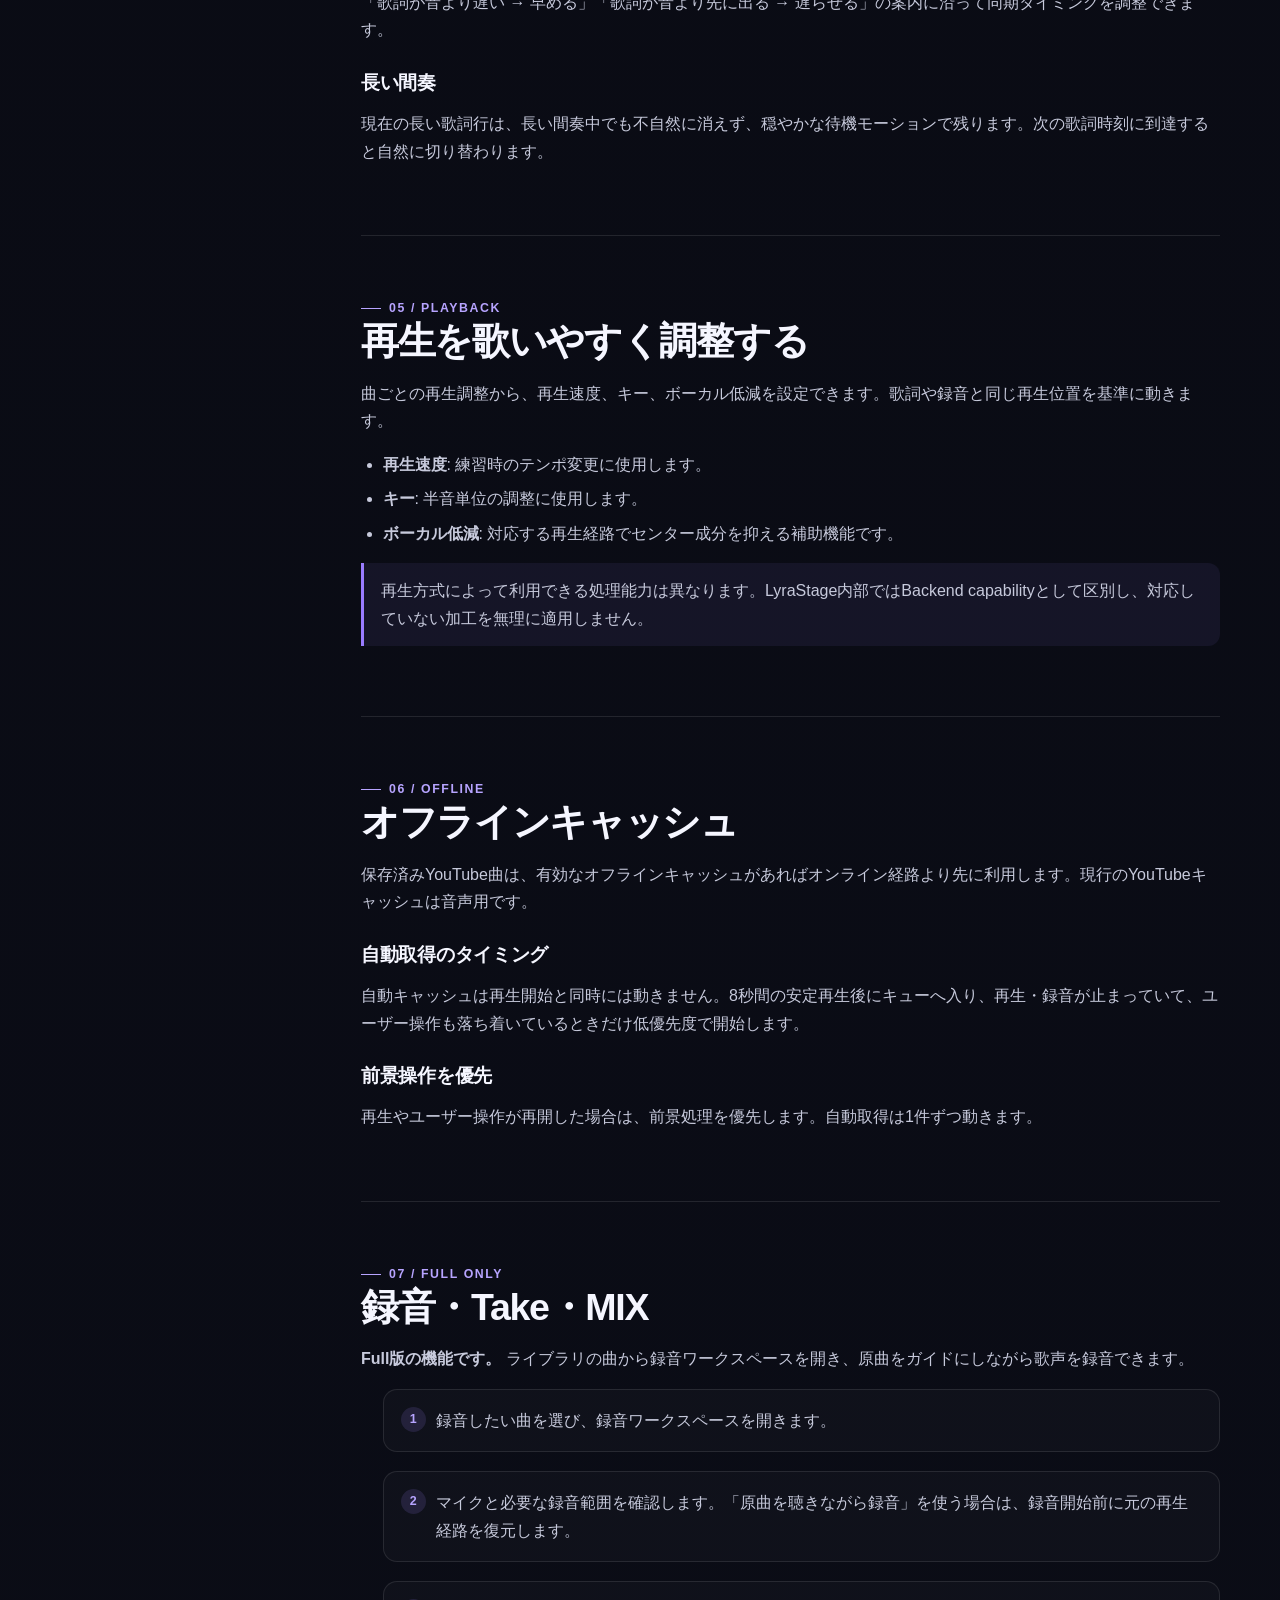
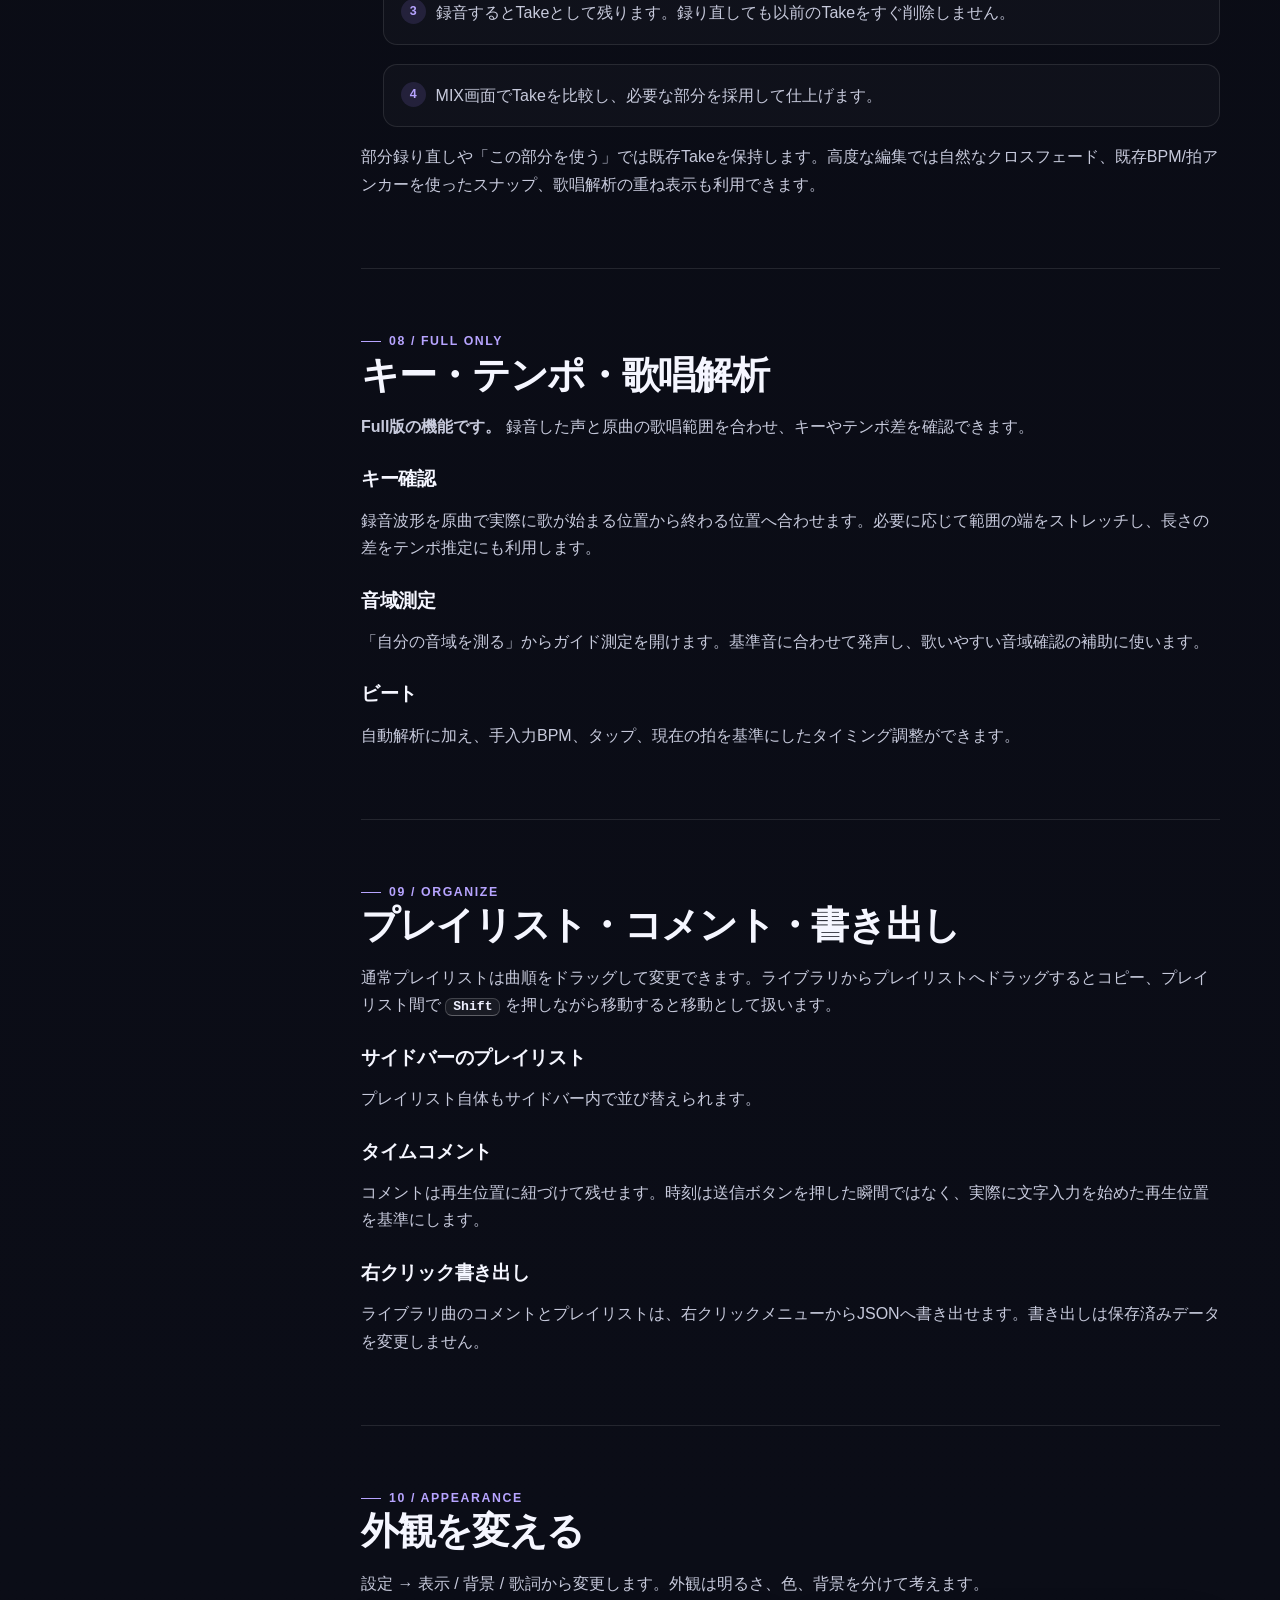
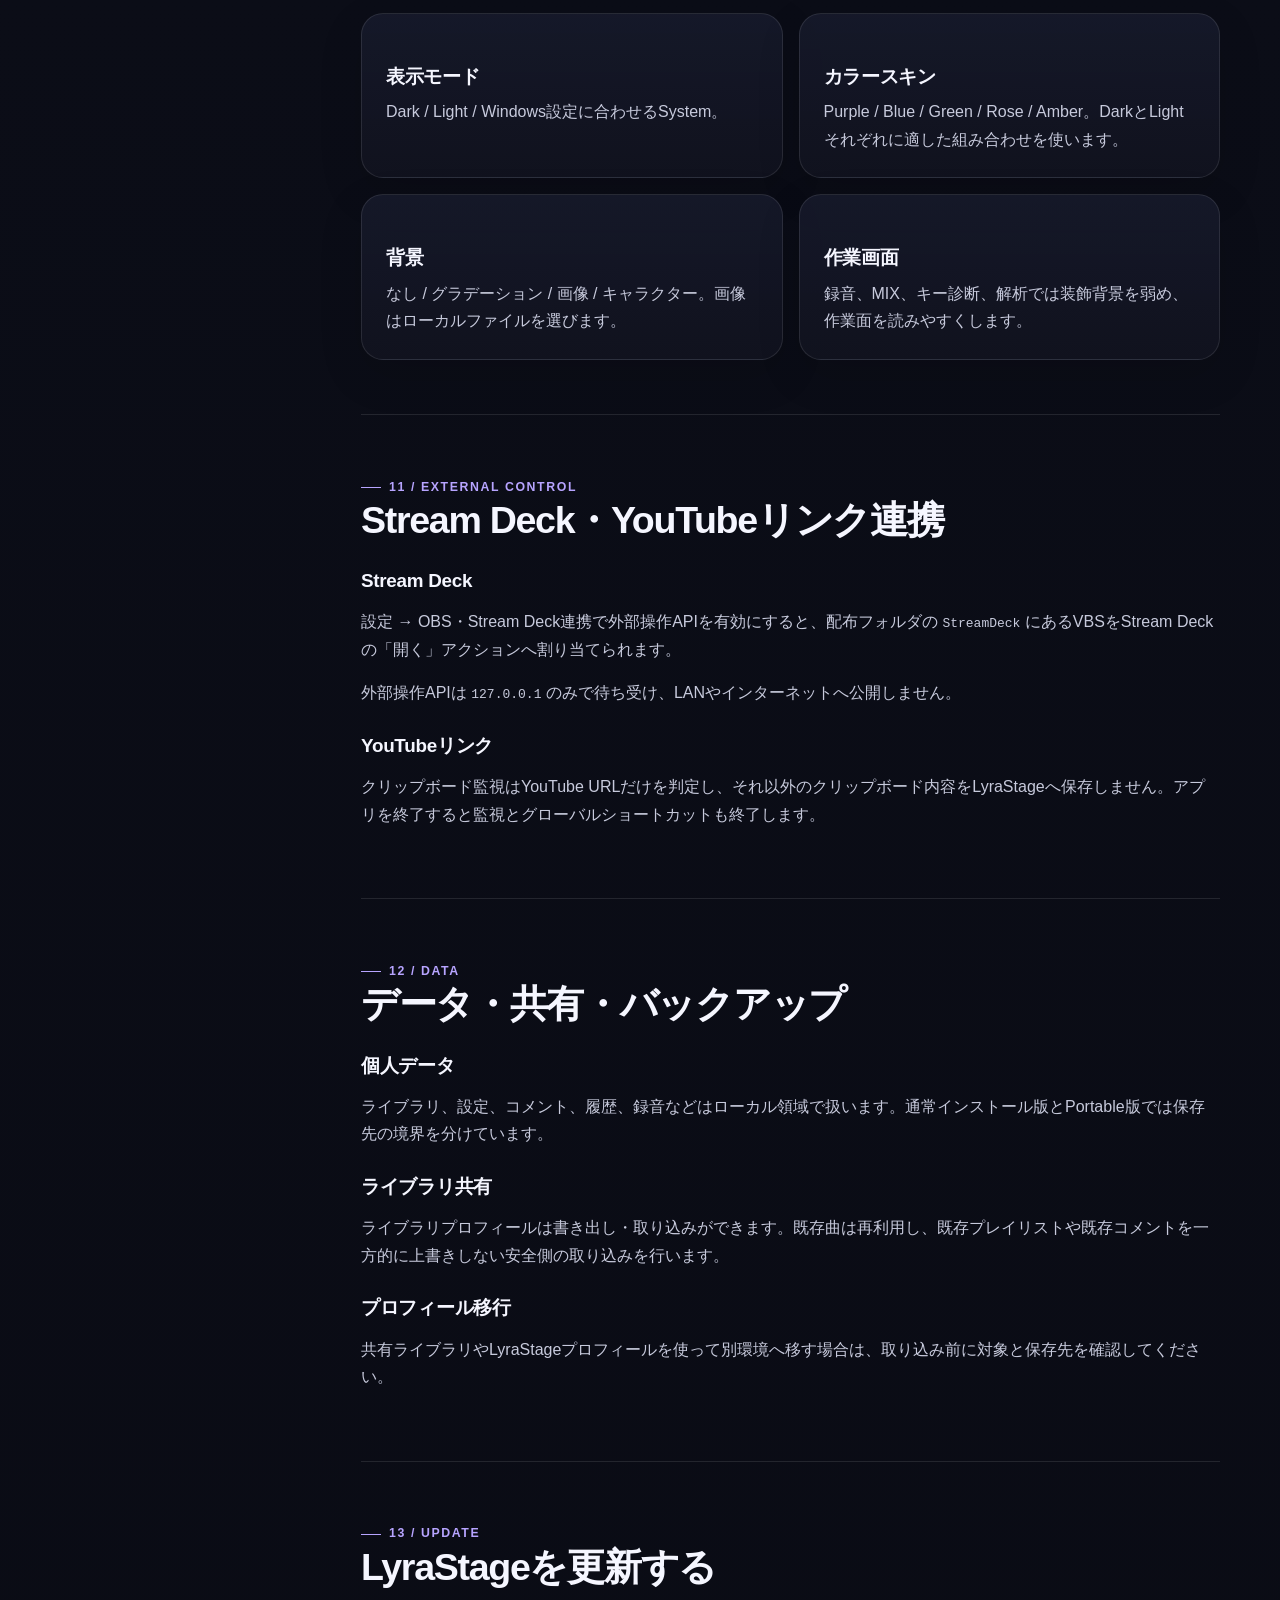
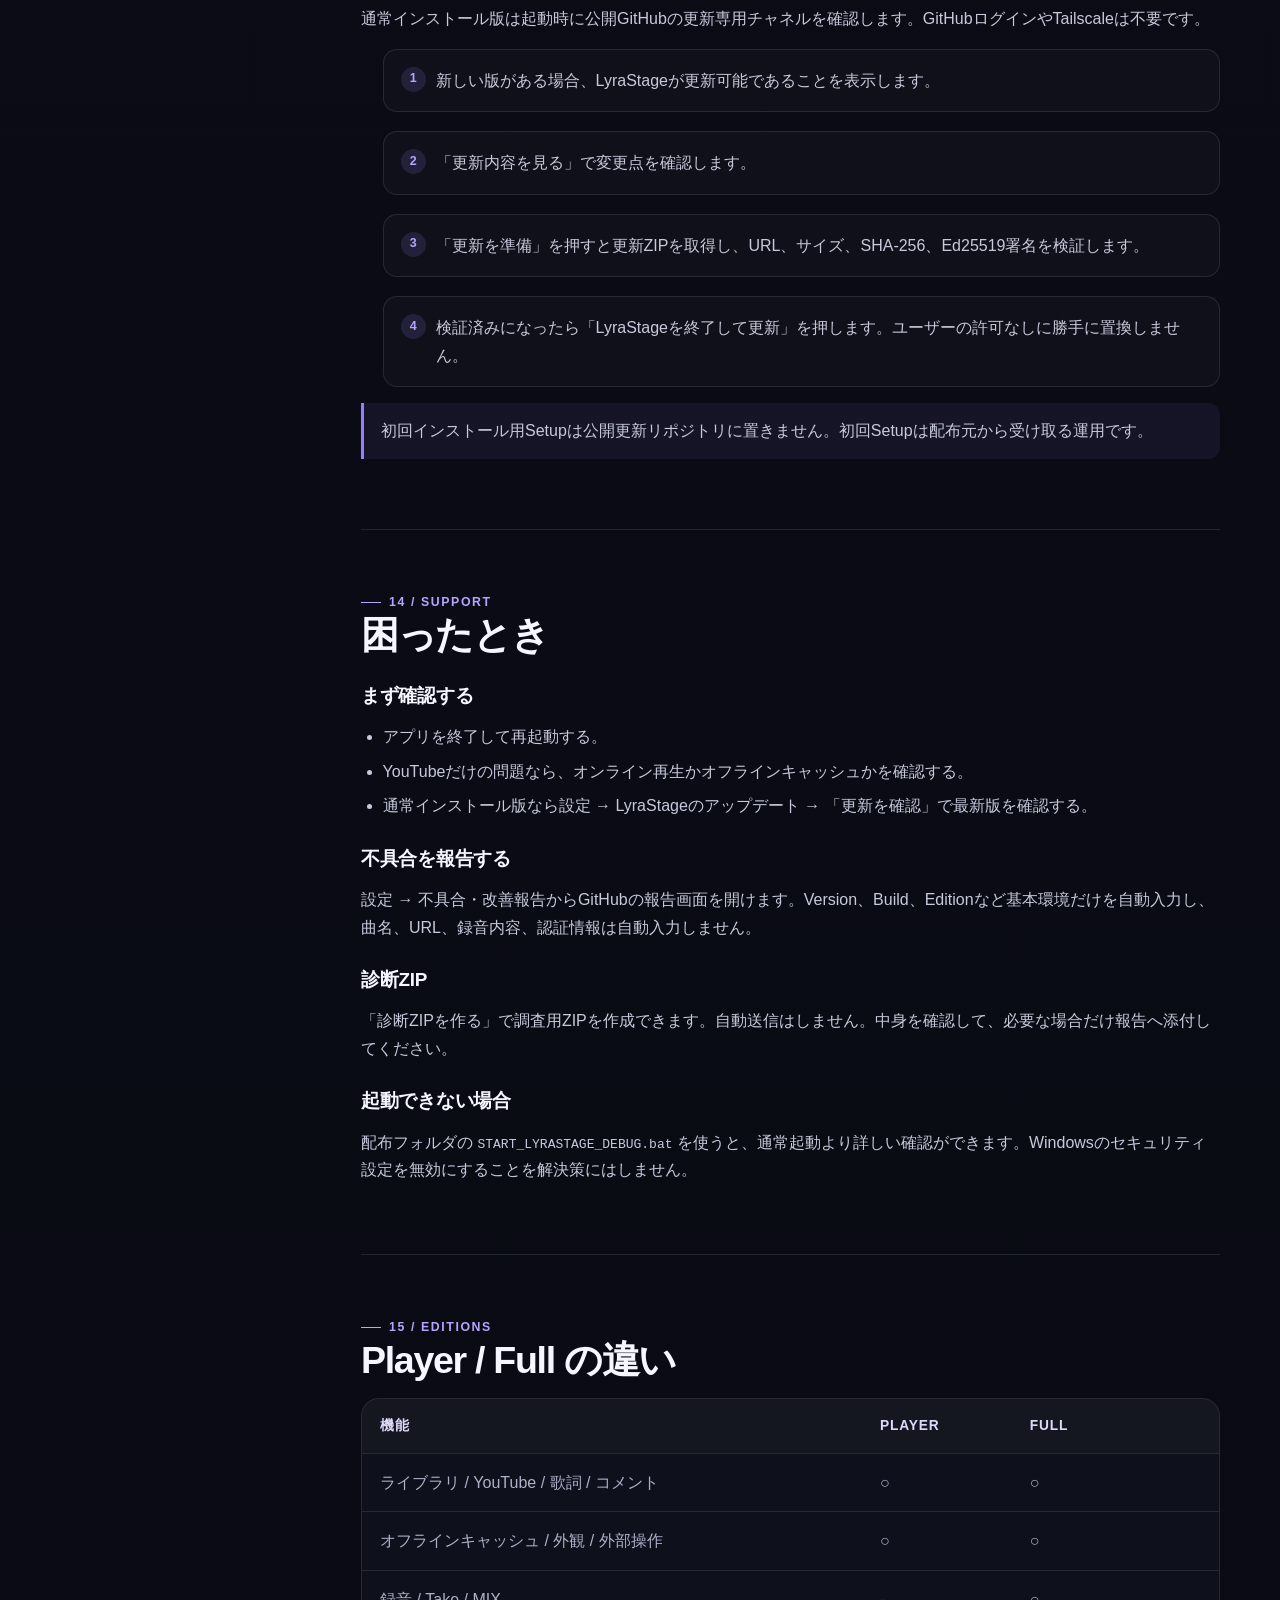
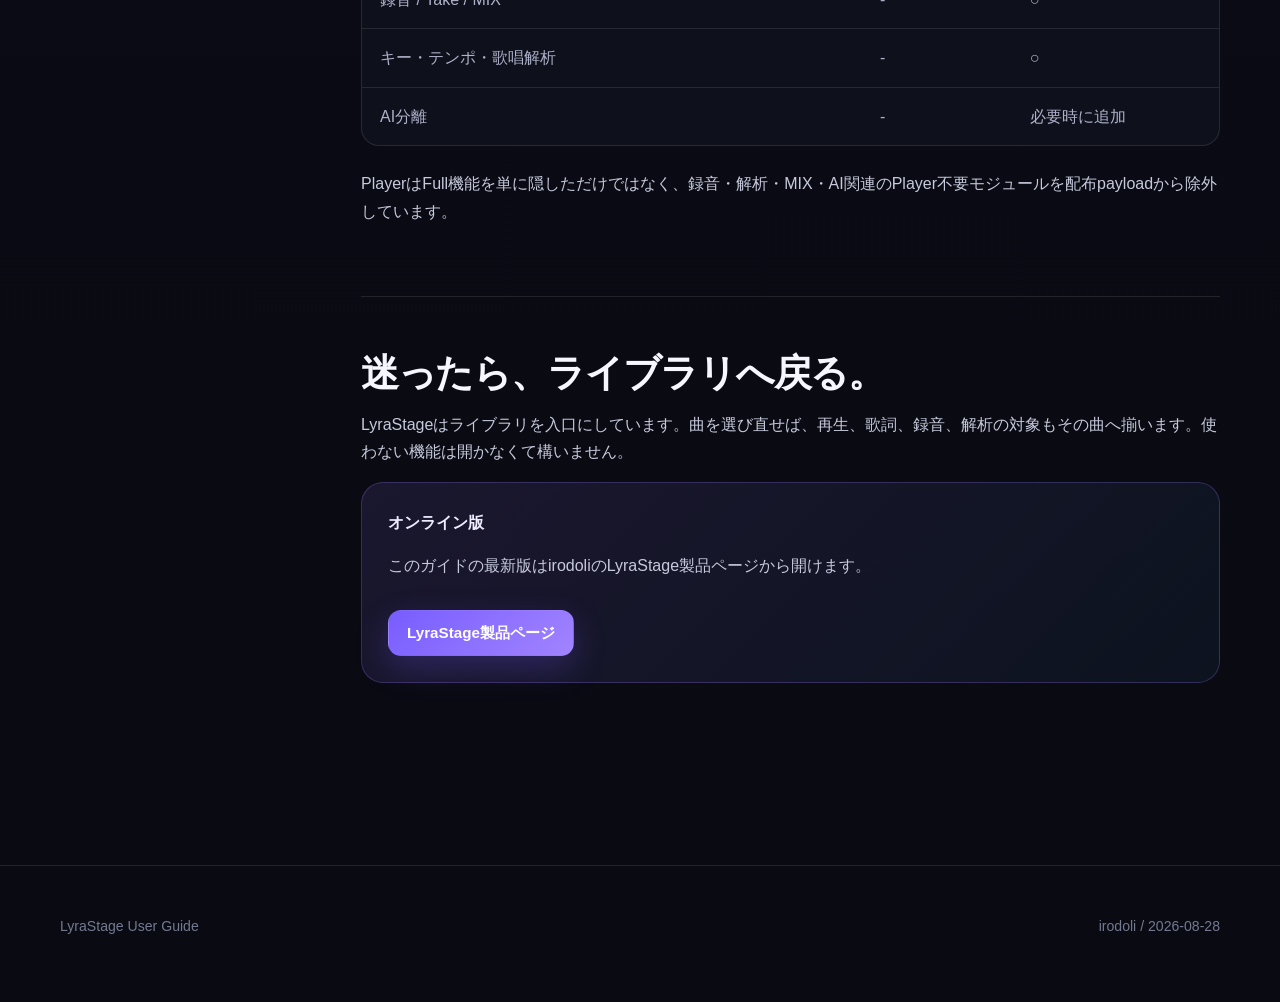
<file: lyrastage/guide/index.html>
<!doctype html>
<html lang="ja">
<head>
  <meta charset="utf-8" />
  <meta name="viewport" content="width=device-width, initial-scale=1" />
  <meta name="theme-color" content="#090a12" />
  <meta name="description" content="LyraStage 使い方ガイド - ライブラリ、YouTube、歌詞、録音、MIX、更新、トラブル対応。" />
  <title>LyraStage 使い方ガイド - irodoli</title>
  <link rel="stylesheet" href="../../assets/site.css" />
  <script src="../../version.js" defer></script>
</head>
<body>
  <header class="site-header no-print">
    <div class="wrap header-inner">
      <a class="brand" href="../../"><span class="brand-mark" aria-hidden="true"></span><span>irodoli</span></a>
      <nav class="nav" aria-label="LyraStageガイドナビゲーション">
        <a href="../">LyraStage</a>
        <a class="keep-mobile" href="./" aria-current="page">使い方</a>
      </nav>
    </div>
  </header>

  <main>
    <section class="hero">
      <div class="wrap hero-grid">
        <div>
          <span class="eyebrow">User guide</span>
          <h1 class="compact">LyraStage<br />使い方ガイド</h1>
          <p class="lead">最初の曲追加から、YouTube、歌詞、録音、MIX、更新、困ったときの確認まで。必要な項目だけ読めるようにまとめています。</p>
          <div class="badges"><span class="badge accent">対象: <span data-latest-version></span></span><span class="badge">Full / Player</span><span class="badge">2026-08-28</span></div>
          <div class="actions no-print"><a class="button primary" href="#quick-start">まず使う</a><a class="button secondary" href="../">製品ページへ戻る</a></div>
        </div>
        <figure class="hero-visual" style="margin:0">
          <div class="app-shot"><img src="../assets/motion-lyrics-demo.png" alt="LyraStageのモーション歌詞画面" /></div>
          <figcaption class="muted small" style="margin-top:12px">Windows版の診断用サンプル画面。実ユーザーの個人データは含みません。</figcaption>
        </figure>
      </div>
      <div class="wrap print-only" style="margin-top:10mm;border-top:1px solid #ddd;padding-top:6mm;color:#555">LyraStage User Guide / irodoli / Current stable <span data-latest-version></span> / 2026-08-28</div>
    </section>

    <section class="section" style="padding-top:30px">
      <div class="wrap guide-layout">
        <aside class="toc no-print" aria-label="目次">
          <strong>目次</strong>
          <a href="#quick-start">1. まず使う</a>
          <a href="#library">2. ライブラリ</a>
          <a href="#youtube">3. YouTube</a>
          <a href="#lyrics">4. 歌詞・モーション歌詞</a>
          <a href="#playback">5. 再生調整</a>
          <a href="#offline">6. オフライン</a>
          <a href="#recording">7. 録音・MIX</a>
          <a href="#analysis">8. キー・テンポ・解析</a>
          <a href="#playlists">9. プレイリスト・コメント</a>
          <a href="#appearance">10. 外観</a>
          <a href="#external">11. Stream Deck・リンク</a>
          <a href="#data">12. データ・共有</a>
          <a href="#updates">13. 更新</a>
          <a href="#troubleshooting">14. 困ったとき</a>
          <a href="#editions">15. Player / Full</a>
        </aside>

        <article class="guide-article">
          <section id="quick-start">
            <span class="eyebrow">01 / Quick start</span>
            <h2>まず使う</h2>
            <p>LyraStageはライブラリを中心に使います。最初は曲を1つ追加して再生できれば十分です。</p>
            <ol class="step-list">
              <li><strong>曲を追加する。</strong><br />左下の「ファイル追加」または「フォルダ登録」から、手元の音楽・動画をライブラリへ追加します。</li>
              <li><strong>ライブラリから曲を選ぶ。</strong><br />カードまたはリストの曲を選ぶと中央ステージと下部プレイヤーがその曲へ切り替わります。</li>
              <li><strong>再生する。</strong><br />下部中央の再生ボタンを使います。歌詞がある曲は右パネルから歌詞表示へ切り替えられます。</li>
              <li><strong>必要になった機能だけ開く。</strong><br />YouTube、歌詞設定、オフライン、録音、キー確認などは後から使えます。</li>
            </ol>
            <p class="note"><strong>通常インストール版とPortable版では保存場所が異なります。</strong> どちらでもライブラリ、設定、コメント、オフラインキャッシュを利用できます。Portable版はフォルダごと移動する前提です。</p>
          </section>

          <section id="library">
            <span class="eyebrow">02 / Library</span>
            <h2>ライブラリを整理する</h2>
            <h3>表示と並び順</h3>
            <p>ライブラリはカード表示とリスト表示を切り替えられます。並び順は手動、追加順、タイトル、アーティスト、最近などから選べます。</p>
            <ul>
              <li><strong>手動</strong>ではカード／行をドラッグして並び替えられます。</li>
              <li>Music / Videoのフィルター中でも、手動並び替えは表示範囲の安全な境界を保って保存します。</li>
              <li>検索・スマートコレクション・非手動並び順では、曖昧な並び替えを保存しません。</li>
            </ul>
            <h3>ライブラリプロフィール</h3>
            <p>用途ごとにライブラリプロフィールを分けられます。共有用プロフィールを作り、個人用とは別に曲やコメントを扱うこともできます。</p>
            <h3>お気に入り / あとで見る / 再生履歴</h3>
            <p>左サイドバーからすぐ開けます。再生履歴はライブラリの曲を探し直す補助として使えます。</p>
          </section>

          <section id="youtube">
            <span class="eyebrow">03 / YouTube</span>
            <h2>YouTubeを再生する</h2>
            <p>ライブラリ画面の検索欄は、保存済みライブラリとYouTube検索を同じ流れで扱います。保存済みの同一候補があれば、ライブラリ側を上に表示します。</p>
            <ol class="step-list">
              <li>曲名、アーティスト名、またはYouTube URLを検索欄へ入力します。</li>
              <li>保存済みライブラリ候補を確認し、その下のYouTube結果から必要な動画を選びます。</li>
              <li>再生だけなら追加せず開けます。保存したい場合はライブラリへ追加します。</li>
            </ol>
            <p>再生はYouTube IFrame、direct stream、必要時のFFmpeg fallbackを使い分けます。再生準備中は状態を表示し、同じ動画のURL解決を重複して走らせません。</p>
            <h3>リンクをコピーしてすぐ再生</h3>
            <p>設定で「コピーしたYouTubeリンクを検出」とグローバルショートカットを有効にすると、LyraStage起動中に <span class="kbd">Ctrl</span> + <span class="kbd">Alt</span> + <span class="kbd">L</span> でクリップボードのYouTubeリンクを追加せず再生できます。</p>
          </section>

          <section id="lyrics">
            <span class="eyebrow">04 / Lyrics</span>
            <h2>歌詞・モーション歌詞</h2>
            <p>右パネルの「歌詞」では同期歌詞を一覧表示できます。中央ステージをモーション表示にすると、現在の歌詞を大きく表示します。</p>
            <h3>歌詞候補</h3>
            <p>オンライン候補が見つかっても自動適用はしません。候補の案内を確認して、使う歌詞をユーザーが選びます。候補順は曲の長さとの一致を重視します。</p>
            <h3>タイミング調整</h3>
            <p>「歌詞が音より遅い → 早める」「歌詞が音より先に出る → 遅らせる」の案内に沿って同期タイミングを調整できます。</p>
            <h3>長い間奏</h3>
            <p>現在の長い歌詞行は、長い間奏中でも不自然に消えず、穏やかな待機モーションで残ります。次の歌詞時刻に到達すると自然に切り替わります。</p>
          </section>

          <section id="playback">
            <span class="eyebrow">05 / Playback</span>
            <h2>再生を歌いやすく調整する</h2>
            <p>曲ごとの再生調整から、再生速度、キー、ボーカル低減を設定できます。歌詞や録音と同じ再生位置を基準に動きます。</p>
            <ul>
              <li><strong>再生速度</strong>: 練習時のテンポ変更に使用します。</li>
              <li><strong>キー</strong>: 半音単位の調整に使用します。</li>
              <li><strong>ボーカル低減</strong>: 対応する再生経路でセンター成分を抑える補助機能です。</li>
            </ul>
            <p class="note">再生方式によって利用できる処理能力は異なります。LyraStage内部ではBackend capabilityとして区別し、対応していない加工を無理に適用しません。</p>
          </section>

          <section id="offline">
            <span class="eyebrow">06 / Offline</span>
            <h2>オフラインキャッシュ</h2>
            <p>保存済みYouTube曲は、有効なオフラインキャッシュがあればオンライン経路より先に利用します。現行のYouTubeキャッシュは音声用です。</p>
            <h3>自動取得のタイミング</h3>
            <p>自動キャッシュは再生開始と同時には動きません。8秒間の安定再生後にキューへ入り、再生・録音が止まっていて、ユーザー操作も落ち着いているときだけ低優先度で開始します。</p>
            <h3>前景操作を優先</h3>
            <p>再生やユーザー操作が再開した場合は、前景処理を優先します。自動取得は1件ずつ動きます。</p>
          </section>

          <section id="recording">
            <span class="eyebrow">07 / Full only</span>
            <h2>録音・Take・MIX</h2>
            <p><strong>Full版の機能です。</strong> ライブラリの曲から録音ワークスペースを開き、原曲をガイドにしながら歌声を録音できます。</p>
            <ol class="step-list">
              <li>録音したい曲を選び、録音ワークスペースを開きます。</li>
              <li>マイクと必要な録音範囲を確認します。「原曲を聴きながら録音」を使う場合は、録音開始前に元の再生経路を復元します。</li>
              <li>録音するとTakeとして残ります。録り直しても以前のTakeをすぐ削除しません。</li>
              <li>MIX画面でTakeを比較し、必要な部分を採用して仕上げます。</li>
            </ol>
            <p>部分録り直しや「この部分を使う」では既存Takeを保持します。高度な編集では自然なクロスフェード、既存BPM/拍アンカーを使ったスナップ、歌唱解析の重ね表示も利用できます。</p>
          </section>

          <section id="analysis">
            <span class="eyebrow">08 / Full only</span>
            <h2>キー・テンポ・歌唱解析</h2>
            <p><strong>Full版の機能です。</strong> 録音した声と原曲の歌唱範囲を合わせ、キーやテンポ差を確認できます。</p>
            <h3>キー確認</h3>
            <p>録音波形を原曲で実際に歌が始まる位置から終わる位置へ合わせます。必要に応じて範囲の端をストレッチし、長さの差をテンポ推定にも利用します。</p>
            <h3>音域測定</h3>
            <p>「自分の音域を測る」からガイド測定を開けます。基準音に合わせて発声し、歌いやすい音域確認の補助に使います。</p>
            <h3>ビート</h3>
            <p>自動解析に加え、手入力BPM、タップ、現在の拍を基準にしたタイミング調整ができます。</p>
          </section>

          <section id="playlists">
            <span class="eyebrow">09 / Organize</span>
            <h2>プレイリスト・コメント・書き出し</h2>
            <p>通常プレイリストは曲順をドラッグして変更できます。ライブラリからプレイリストへドラッグするとコピー、プレイリスト間で <span class="kbd">Shift</span> を押しながら移動すると移動として扱います。</p>
            <h3>サイドバーのプレイリスト</h3>
            <p>プレイリスト自体もサイドバー内で並び替えられます。</p>
            <h3>タイムコメント</h3>
            <p>コメントは再生位置に紐づけて残せます。時刻は送信ボタンを押した瞬間ではなく、実際に文字入力を始めた再生位置を基準にします。</p>
            <h3>右クリック書き出し</h3>
            <p>ライブラリ曲のコメントとプレイリストは、右クリックメニューからJSONへ書き出せます。書き出しは保存済みデータを変更しません。</p>
          </section>

          <section id="appearance">
            <span class="eyebrow">10 / Appearance</span>
            <h2>外観を変える</h2>
            <p>設定 → 表示 / 背景 / 歌詞から変更します。外観は明るさ、色、背景を分けて考えます。</p>
            <div class="grid cols-2">
              <div class="card"><h3>表示モード</h3><p>Dark / Light / Windows設定に合わせるSystem。</p></div>
              <div class="card"><h3>カラースキン</h3><p>Purple / Blue / Green / Rose / Amber。DarkとLightそれぞれに適した組み合わせを使います。</p></div>
              <div class="card"><h3>背景</h3><p>なし / グラデーション / 画像 / キャラクター。画像はローカルファイルを選びます。</p></div>
              <div class="card"><h3>作業画面</h3><p>録音、MIX、キー診断、解析では装飾背景を弱め、作業面を読みやすくします。</p></div>
            </div>
          </section>

          <section id="external">
            <span class="eyebrow">11 / External control</span>
            <h2>Stream Deck・YouTubeリンク連携</h2>
            <h3>Stream Deck</h3>
            <p>設定 → OBS・Stream Deck連携で外部操作APIを有効にすると、配布フォルダの <code>StreamDeck</code> にあるVBSをStream Deckの「開く」アクションへ割り当てられます。</p>
            <p>外部操作APIは <code>127.0.0.1</code> のみで待ち受け、LANやインターネットへ公開しません。</p>
            <h3>YouTubeリンク</h3>
            <p>クリップボード監視はYouTube URLだけを判定し、それ以外のクリップボード内容をLyraStageへ保存しません。アプリを終了すると監視とグローバルショートカットも終了します。</p>
          </section>

          <section id="data">
            <span class="eyebrow">12 / Data</span>
            <h2>データ・共有・バックアップ</h2>
            <h3>個人データ</h3>
            <p>ライブラリ、設定、コメント、履歴、録音などはローカル領域で扱います。通常インストール版とPortable版では保存先の境界を分けています。</p>
            <h3>ライブラリ共有</h3>
            <p>ライブラリプロフィールは書き出し・取り込みができます。既存曲は再利用し、既存プレイリストや既存コメントを一方的に上書きしない安全側の取り込みを行います。</p>
            <h3>プロフィール移行</h3>
            <p>共有ライブラリやLyraStageプロフィールを使って別環境へ移す場合は、取り込み前に対象と保存先を確認してください。</p>
          </section>

          <section id="updates">
            <span class="eyebrow">13 / Update</span>
            <h2>LyraStageを更新する</h2>
            <p>通常インストール版は起動時に公開GitHubの更新専用チャネルを確認します。GitHubログインやTailscaleは不要です。</p>
            <ol class="step-list">
              <li>新しい版がある場合、LyraStageが更新可能であることを表示します。</li>
              <li>「更新内容を見る」で変更点を確認します。</li>
              <li>「更新を準備」を押すと更新ZIPを取得し、URL、サイズ、SHA-256、Ed25519署名を検証します。</li>
              <li>検証済みになったら「LyraStageを終了して更新」を押します。ユーザーの許可なしに勝手に置換しません。</li>
            </ol>
            <p class="note">初回インストール用Setupは公開更新リポジトリに置きません。初回Setupは配布元から受け取る運用です。</p>
          </section>

          <section id="troubleshooting">
            <span class="eyebrow">14 / Support</span>
            <h2>困ったとき</h2>
            <h3>まず確認する</h3>
            <ul>
              <li>アプリを終了して再起動する。</li>
              <li>YouTubeだけの問題なら、オンライン再生かオフラインキャッシュかを確認する。</li>
              <li>通常インストール版なら設定 → LyraStageのアップデート → 「更新を確認」で最新版を確認する。</li>
            </ul>
            <h3>不具合を報告する</h3>
            <p>設定 → 不具合・改善報告からGitHubの報告画面を開けます。Version、Build、Editionなど基本環境だけを自動入力し、曲名、URL、録音内容、認証情報は自動入力しません。</p>
            <h3>診断ZIP</h3>
            <p>「診断ZIPを作る」で調査用ZIPを作成できます。自動送信はしません。中身を確認して、必要な場合だけ報告へ添付してください。</p>
            <h3>起動できない場合</h3>
            <p>配布フォルダの <code>START_LYRASTAGE_DEBUG.bat</code> を使うと、通常起動より詳しい確認ができます。Windowsのセキュリティ設定を無効にすることを解決策にはしません。</p>
          </section>

          <section id="editions">
            <span class="eyebrow">15 / Editions</span>
            <h2>Player / Full の違い</h2>
            <div class="table-wrap">
              <table>
                <thead><tr><th>機能</th><th>Player</th><th>Full</th></tr></thead>
                <tbody>
                  <tr><td>ライブラリ / YouTube / 歌詞 / コメント</td><td>○</td><td>○</td></tr>
                  <tr><td>オフラインキャッシュ / 外観 / 外部操作</td><td>○</td><td>○</td></tr>
                  <tr><td>録音 / Take / MIX</td><td>-</td><td>○</td></tr>
                  <tr><td>キー・テンポ・歌唱解析</td><td>-</td><td>○</td></tr>
                  <tr><td>AI分離</td><td>-</td><td>必要時に追加</td></tr>
                </tbody>
              </table>
            </div>
            <p style="margin-top:24px">PlayerはFull機能を単に隠しただけではなく、録音・解析・MIX・AI関連のPlayer不要モジュールを配布payloadから除外しています。</p>
          </section>

          <section>
            <h2>迷ったら、ライブラリへ戻る。</h2>
            <p>LyraStageはライブラリを入口にしています。曲を選び直せば、再生、歌詞、録音、解析の対象もその曲へ揃います。使わない機能は開かなくて構いません。</p>
            <div class="callout no-print"><strong>オンライン版</strong><p class="muted">このガイドの最新版はirodoliのLyraStage製品ページから開けます。</p><div class="actions"><a class="button primary" href="../">LyraStage製品ページ</a></div></div>
          </section>
        </article>
      </div>
    </section>
  </main>
  <footer class="footer"><div class="wrap footer-inner"><span>LyraStage User Guide</span><span>irodoli / 2026-08-28</span></div></footer>
</body>
</html>
</file>
<file: assets/site.css>
:root {
  color-scheme: dark;
  --bg: #090a12;
  --bg-soft: #10121e;
  --panel: rgba(21, 23, 38, .82);
  --panel-strong: #171a2b;
  --text: #f5f6ff;
  --muted: #adb1c9;
  --faint: #747991;
  --line: rgba(255,255,255,.10);
  --accent: #9a7cff;
  --accent-strong: #b7a4ff;
  --accent-soft: rgba(154,124,255,.14);
  --cyan: #7bd8ff;
  --success: #72e6b2;
  --shadow: 0 24px 80px rgba(0,0,0,.34);
  --radius: 22px;
  --content: 1160px;
  font-family: Inter, ui-sans-serif, -apple-system, BlinkMacSystemFont, "Segoe UI", "Noto Sans JP", Meiryo, sans-serif;
}
* { box-sizing: border-box; }
html { scroll-behavior: smooth; background: var(--bg); }
body {
  margin: 0;
  color: var(--text);
  background:
    radial-gradient(circle at 15% -10%, rgba(117,80,255,.28), transparent 34rem),
    radial-gradient(circle at 88% 8%, rgba(51,167,255,.13), transparent 31rem),
    linear-gradient(180deg, #090a12 0, #0b0d17 60%, #090a12 100%);
  min-height: 100vh;
  line-height: 1.72;
}
a { color: inherit; }
img { display: block; max-width: 100%; }
button, a { -webkit-tap-highlight-color: transparent; }
.wrap { width: min(calc(100% - 40px), var(--content)); margin: 0 auto; }
.site-header {
  position: sticky; top: 0; z-index: 20;
  background: rgba(9,10,18,.75); backdrop-filter: blur(18px);
  border-bottom: 1px solid var(--line);
}
.header-inner { min-height: 68px; display: flex; align-items: center; justify-content: space-between; gap: 24px; }
.brand { display: inline-flex; align-items: center; gap: 11px; text-decoration: none; font-weight: 760; letter-spacing: -.02em; }
.brand-mark { width: 27px; height: 27px; border-radius: 9px; background: linear-gradient(145deg, #7860ff, #9e84ff 60%, #6bd9ff); box-shadow: 0 0 30px rgba(154,124,255,.36); position: relative; }
.brand-mark::after { content: ""; position: absolute; inset: 7px; border: 2px solid rgba(255,255,255,.9); border-radius: 50%; }
.nav { display: flex; align-items: center; gap: 8px; flex-wrap: wrap; }
.nav a { color: var(--muted); text-decoration: none; padding: 8px 11px; border-radius: 10px; font-size: .92rem; }
.nav a:hover, .nav a[aria-current="page"] { color: var(--text); background: rgba(255,255,255,.06); }
.hero { padding: 88px 0 58px; }
.hero-grid { display: grid; grid-template-columns: 1.03fr .97fr; gap: 52px; align-items: center; }
.eyebrow { display: inline-flex; align-items: center; gap: 8px; text-transform: uppercase; letter-spacing: .13em; font-size: .77rem; font-weight: 800; color: var(--accent-strong); }
.eyebrow::before { content: ""; width: 20px; height: 1px; background: currentColor; }
h1, h2, h3 { line-height: 1.18; letter-spacing: -.035em; margin: 0; }
h1 { font-size: clamp(3.1rem, 7.2vw, 6.4rem); margin-top: 16px; }
.hero h1.compact { font-size: clamp(3rem, 6vw, 5.5rem); }
h2 { font-size: clamp(2rem, 4vw, 3.25rem); }
h3 { font-size: 1.18rem; letter-spacing: -.015em; }
.lead { color: #d8daea; font-size: clamp(1.08rem, 2vw, 1.28rem); max-width: 680px; margin: 22px 0 0; }
.muted { color: var(--muted); }
.small { font-size: .88rem; }
.actions { display: flex; gap: 12px; flex-wrap: wrap; margin-top: 30px; }
.button { display: inline-flex; align-items: center; justify-content: center; min-height: 46px; padding: 0 18px; border-radius: 13px; text-decoration: none; border: 1px solid var(--line); font-weight: 700; font-size: .95rem; transition: .18s ease; }
.button.primary { background: linear-gradient(135deg, #785dff, #a184ff); color: #fff; border-color: transparent; box-shadow: 0 12px 32px rgba(117,86,255,.25); }
.button.secondary { background: rgba(255,255,255,.045); }
.button:hover { transform: translateY(-1px); border-color: rgba(255,255,255,.22); }
.badges { display: flex; flex-wrap: wrap; gap: 8px; margin-top: 22px; }
.badge { display: inline-flex; align-items: center; min-height: 28px; padding: 0 10px; border: 1px solid var(--line); background: rgba(255,255,255,.035); color: var(--muted); border-radius: 999px; font-size: .78rem; font-weight: 700; }
.badge.accent { border-color: rgba(154,124,255,.35); color: #d9d0ff; background: var(--accent-soft); }
.hero-visual { position: relative; }
.hero-visual::before { content: ""; position: absolute; inset: -10%; background: radial-gradient(circle, rgba(130,96,255,.24), transparent 65%); filter: blur(40px); z-index: -1; }
.app-shot { border-radius: 19px; border: 1px solid rgba(255,255,255,.12); box-shadow: var(--shadow); overflow: hidden; background: #06070c; }
.app-shot img { width: 100%; }
.section { padding: 74px 0; }
.section + .section { border-top: 1px solid rgba(255,255,255,.055); }
.section-head { max-width: 760px; margin-bottom: 30px; }
.section-head p { color: var(--muted); margin: 14px 0 0; }
.grid { display: grid; gap: 16px; }
.hero-grid > *, .grid > *, .product-card > * { min-width: 0; }
p, li, td, figcaption { overflow-wrap: anywhere; }
.grid.cols-3 { grid-template-columns: repeat(3, minmax(0,1fr)); }
.grid.cols-2 { grid-template-columns: repeat(2, minmax(0,1fr)); }
.card { background: linear-gradient(180deg, rgba(24,27,45,.82), rgba(17,19,31,.9)); border: 1px solid var(--line); border-radius: var(--radius); padding: 24px; box-shadow: 0 15px 45px rgba(0,0,0,.12); }
.card p { color: var(--muted); margin: 10px 0 0; }
.feature-icon { width: 38px; height: 38px; display: grid; place-items: center; border-radius: 12px; margin-bottom: 18px; background: var(--accent-soft); border: 1px solid rgba(154,124,255,.2); color: var(--accent-strong); font-weight: 900; }
.product-card { display: grid; grid-template-columns: 82px 1fr auto; gap: 24px; align-items: center; }
.product-icon { width: 82px; height: 82px; border-radius: 20px; box-shadow: 0 10px 32px rgba(0,0,0,.25); }
.product-card .button { align-self: center; }
.callout { border: 1px solid rgba(154,124,255,.25); background: linear-gradient(135deg, rgba(154,124,255,.12), rgba(75,164,255,.06)); border-radius: var(--radius); padding: 26px; }
.callout strong { color: #eeeaff; }
.status-dot { display: inline-block; width: 8px; height: 8px; border-radius: 50%; background: var(--success); box-shadow: 0 0 14px rgba(114,230,178,.5); margin-right: 7px; }
.table-wrap { overflow-x: auto; border: 1px solid var(--line); border-radius: 18px; background: rgba(17,19,31,.76); }
table { width: 100%; border-collapse: collapse; min-width: 650px; }
th, td { padding: 15px 18px; text-align: left; border-bottom: 1px solid var(--line); vertical-align: top; }
th { color: #ddd9f8; font-size: .86rem; text-transform: uppercase; letter-spacing: .06em; background: rgba(255,255,255,.025); }
td { color: var(--muted); }
tr:last-child td { border-bottom: 0; }
.guide-layout { display: grid; grid-template-columns: 255px minmax(0,1fr); gap: 46px; align-items: start; }
.toc { position: sticky; top: 92px; border: 1px solid var(--line); background: rgba(17,19,31,.72); border-radius: 18px; padding: 18px; }
.toc strong { display: block; margin: 0 0 8px; font-size: .9rem; }
.toc a { display: block; padding: 6px 8px; color: var(--muted); border-radius: 8px; text-decoration: none; font-size: .86rem; }
.toc a:hover { color: var(--text); background: rgba(255,255,255,.05); }
.guide-article { min-width: 0; }
.guide-article > section { scroll-margin-top: 92px; padding: 0 0 54px; margin-bottom: 54px; border-bottom: 1px solid var(--line); }
.guide-article > section:last-child { border-bottom: 0; }
.guide-article h2 { font-size: clamp(1.7rem, 3vw, 2.35rem); margin-bottom: 16px; }
.guide-article h3 { margin: 28px 0 10px; }
.guide-article p, .guide-article li { color: #c7cadc; }
.guide-article ul, .guide-article ol { padding-left: 1.35rem; }
.guide-article li + li { margin-top: 7px; }
.step-list { counter-reset: step; display: grid; gap: 12px; padding: 0; list-style: none; }
.step-list li { position: relative; padding: 17px 18px 17px 52px; border: 1px solid var(--line); border-radius: 14px; background: rgba(255,255,255,.025); }
.step-list li::before { counter-increment: step; content: counter(step); position: absolute; left: 17px; top: 17px; width: 25px; height: 25px; display: grid; place-items: center; border-radius: 50%; background: var(--accent-soft); color: var(--accent-strong); font-weight: 800; font-size: .78rem; }
.note { border-left: 3px solid var(--accent); background: rgba(154,124,255,.08); padding: 14px 17px; border-radius: 0 12px 12px 0; color: #d6d2e8; }
.kbd { display: inline-block; border: 1px solid rgba(255,255,255,.18); border-bottom-color: rgba(255,255,255,.30); border-radius: 7px; padding: .02rem .42rem; background: rgba(255,255,255,.06); font: 700 .82em ui-monospace, SFMono-Regular, Consolas, monospace; color: #eef0ff; }
.footer { padding: 48px 0 64px; border-top: 1px solid var(--line); color: var(--faint); font-size: .88rem; }
.footer-inner { display: flex; justify-content: space-between; gap: 20px; flex-wrap: wrap; }
.print-only { display: none; }
@media (max-width: 900px) {
  .hero-grid { grid-template-columns: 1fr; }
  .hero { padding-top: 62px; }
  .grid.cols-3 { grid-template-columns: 1fr 1fr; }
  .guide-layout { grid-template-columns: 1fr; }
  .toc { position: static; }
}
@media (max-width: 640px) {
  .wrap { width: min(calc(100% - 24px), var(--content)); }
  .header-inner { min-height: 60px; }
  .nav a:not(.keep-mobile) { display: none; }
  .hero { padding-top: 48px; }
  .grid.cols-3, .grid.cols-2 { grid-template-columns: 1fr; }
  .product-card { grid-template-columns: 64px 1fr; }
  .product-icon { width: 64px; height: 64px; }
  .product-card .button { grid-column: 1 / -1; width: 100%; }
  .section { padding: 56px 0; }
  .card { padding: 20px; }
}
@media print {
  :root { color-scheme: light; --text:#111322; --muted:#44495f; --faint:#696d7d; --line:#d9dbe5; --accent:#6447d9; --accent-strong:#563bc7; --accent-soft:#eeeafd; }
  html, body { background:#fff !important; color:#111322; }
  body { font-size: 10.5pt; line-height: 1.55; }
  .site-header, .toc, .no-print, .actions, .footer { display:none !important; }
  .print-only { display:block; }
  .wrap { width:auto; max-width:none; margin:0; }
  .hero { padding:0 0 14mm; break-after:page; }
  .hero-grid { display:block; }
  .lead, .muted, .section-head p, .card p, .callout p, .guide-article p, .guide-article li, td, figcaption { color:#44495f !important; }
  .eyebrow, .badge.accent { color:#563bc7 !important; }
  .hero-visual { margin-top:9mm; }
  .app-shot, .card, .callout, .table-wrap, .step-list li { box-shadow:none; background:#fff; border-color:#d9dbe5; }
  .guide-layout { display:block; }
  .guide-article > section { border-color:#d9dbe5; margin-bottom:10mm; padding-bottom:8mm; break-inside:auto; }
  h1 { font-size:28pt; }
  h2 { font-size:19pt !important; break-after:avoid; }
  h3 { break-after:avoid; }
  p, li { orphans:3; widows:3; }
  .card, .callout, .note, table, .app-shot { break-inside:avoid; }
  a { text-decoration:none; color:inherit; }
  .badge { border-color:#cfd2df; background:#fff; color:#44495f; }
  @page { size:A4; margin:16mm 15mm 17mm; }
}


/* PRODUCT_PAGE_REFRESH_20260831 */
.hero-catch{margin:14px 0 0;color:#eeeaff;font-size:clamp(1.35rem,2.5vw,2rem);font-weight:800;letter-spacing:-.025em;line-height:1.3}.product-screen figcaption{margin-top:10px}.grid.cols-4{grid-template-columns:repeat(4,minmax(0,1fr))}.product-use-grid .card{height:100%}.flow-list{display:grid;gap:10px;margin:0;padding:0;list-style:none}.flow-list li{display:grid;grid-template-columns:140px minmax(0,1fr);gap:14px;align-items:center;padding:16px 18px;border:1px solid var(--line);border-radius:14px;background:rgba(255,255,255,.025)}.flow-list li strong{color:var(--text)}.flow-list li span{color:var(--muted)}.product-final-cta .actions{margin-top:22px}@media(max-width:1050px){.grid.cols-4{grid-template-columns:repeat(2,minmax(0,1fr))}}@media(max-width:900px){.product-hero .hero-grid{gap:32px}.product-hero-copy{order:1}.product-screen{order:2}.product-flow-grid{gap:28px}}@media(max-width:640px){.grid.cols-4{grid-template-columns:1fr}.product-hero .actions .button{flex:1 1 100%}.product-screen{width:100%;overflow:hidden}.flow-list li{grid-template-columns:1fr;gap:3px}.product-final-cta .actions .button{width:100%}}
</file>
<file: captureplay/assets/captureplay.css>
:root{
  --bg:#f5f8fc;--surface:#fff;--ink:#15243d;--muted:#64748b;--line:#dbe6f2;
  --ocean:#2d8fe8;--ocean-soft:#e8f4ff;--violet:#806ee8;--rose:#ed7189;--mint:#31b99a;
  --shadow:0 24px 72px rgba(35,73,120,.14);--wrap:min(1180px,calc(100% - 48px));
  font-family:"Yu Gothic UI","Meiryo UI","Segoe UI",sans-serif;color-scheme:light;
}
*{box-sizing:border-box}html{scroll-behavior:smooth;background:var(--bg)}body{margin:0;min-width:0;background:var(--bg);color:var(--ink);line-height:1.72;-webkit-font-smoothing:antialiased;overflow-x:hidden}img{display:block;max-width:100%}a{color:inherit}.wrap{width:var(--wrap);margin:0 auto}.site-header{position:sticky;top:0;z-index:40;background:rgba(247,250,254,.92);backdrop-filter:blur(18px);border-bottom:1px solid rgba(215,227,241,.9)}.header-inner{height:64px;display:flex;align-items:center;justify-content:space-between;gap:24px}.publisher-product{display:flex;align-items:center;gap:11px;text-decoration:none;min-width:0}.publisher-product img{width:112px;height:auto}.brand-divider{color:#9ba9bb;font-weight:500}.publisher-product strong{font-size:.96rem;letter-spacing:-.02em;color:#243955}.nav{display:flex;align-items:center;gap:22px;font-size:.87rem;font-weight:700;color:#536784}.nav a{text-decoration:none}.nav a:hover{color:var(--ocean)}.header-latest{display:inline-flex;align-items:center;gap:7px;padding:6px 10px;border:1px solid #d8e6f5;background:rgba(255,255,255,.78);border-radius:999px;color:#72839b;font-size:.78rem}.header-latest strong{color:#2b629c}
.hero{position:relative;padding:48px 0 52px;overflow:hidden;background:radial-gradient(circle at 72% 31%,rgba(54,155,232,.18),transparent 34%),radial-gradient(circle at 7% -8%,rgba(128,110,232,.10),transparent 31%),linear-gradient(135deg,#fbfdff 0%,#eef7ff 56%,#e8f2ff 100%)}.hero:after{content:"";position:absolute;width:660px;height:660px;border-radius:50%;right:-390px;top:-390px;background:rgba(49,185,154,.045);pointer-events:none}.hero-layout{display:grid;grid-template-columns:minmax(400px,.9fr) minmax(590px,1.25fr);gap:40px;align-items:center;position:relative;z-index:1}.hero-copy{min-width:0}.eyebrow{display:inline-flex;align-items:center;gap:9px;text-transform:uppercase;letter-spacing:.14em;color:#3978bc;font-size:.72rem;font-weight:900}.eyebrow:before{content:"";width:20px;height:1px;background:currentColor}.hero h1,.section-head h2{margin:0;letter-spacing:-.05em;color:#132d50}.hero h1{font-size:clamp(2.35rem,3.65vw,3.65rem);line-height:1.08;margin-top:16px}.hero h1 span{display:block}.lead{max-width:640px;margin:18px 0 0;color:#4c6686;font-size:clamp(.98rem,1.14vw,1.08rem)}.hero-benefits{display:grid;grid-template-columns:repeat(2,minmax(0,1fr));gap:9px;margin-top:24px;max-width:590px}.hero-benefits span{display:flex;align-items:center;gap:10px;min-width:0;padding:10px 12px;border:1px solid rgba(196,216,239,.95);background:rgba(255,255,255,.84);border-radius:13px;box-shadow:0 6px 20px rgba(35,82,139,.055)}.hero-benefits b{width:29px;height:29px;display:grid;place-items:center;flex:0 0 auto;border-radius:9px;background:var(--ocean-soft);color:var(--ocean);font-size:.75rem}.hero-benefits .rec-dot{background:#fff0f3;color:#e55670}.hero-benefits i{font-style:normal;color:#365475;font-size:.78rem;font-weight:800}.release-row{display:flex;align-items:center;gap:8px;flex-wrap:wrap;margin-top:18px;color:#6b7e96;font-size:.78rem}.release-row>span{padding:5px 9px;border:1px solid #dbe7f4;background:rgba(255,255,255,.72);border-radius:999px}.latest-badge{display:inline-flex;align-items:center;gap:6px!important;color:#2c649e!important;font-weight:800}.latest-badge i{width:7px;height:7px;border-radius:50%;background:#31b99a;box-shadow:0 0 0 4px rgba(49,185,154,.10)}.role-note{margin:21px 0 0;max-width:620px;padding:12px 14px 12px 16px;border-left:3px solid #67b8e8;background:rgba(255,255,255,.58);border-radius:0 12px 12px 0;color:#61738d;font-size:.83rem}.role-note strong{color:#244a72}
.hero-product{margin:0;min-width:0}.cp-stage{position:relative;min-height:520px;padding:10px 0 22px}.cp-stage:before{content:"";position:absolute;inset:6% 2% 8% 8%;background:radial-gradient(circle at 35% 32%,rgba(45,143,232,.20),transparent 42%),radial-gradient(circle at 82% 68%,rgba(128,110,232,.16),transparent 40%);filter:blur(30px)}.cp-window{position:absolute;overflow:hidden;border:1px solid rgba(135,158,187,.32);border-radius:15px;background:#07101b;box-shadow:0 28px 70px rgba(30,61,100,.25)}.cp-main-window{left:0;top:10px;width:78%}.cp-detached-window{right:0;bottom:42px;width:55%;z-index:3;box-shadow:0 32px 76px rgba(23,47,78,.34)}.cp-titlebar{height:31px;display:flex;align-items:center;gap:8px;padding:0 10px;background:#0c1624;border-bottom:1px solid rgba(178,198,221,.15);color:#edf4fb;font:600 10px/1 "Segoe UI",sans-serif}.cp-titlebar img{width:17px;height:17px;border-radius:4px}.cp-window-buttons{margin-left:auto;display:flex;gap:10px}.cp-window-buttons i{width:6px;height:6px;border:1px solid rgba(255,255,255,.45);border-radius:2px}.cp-preview,.cp-detached-image{position:relative;overflow:hidden;background:#02060a}.cp-preview{height:326px}.cp-preview>img,.cp-detached-image>img{width:100%;height:100%;object-fit:cover}.cp-detached-image{aspect-ratio:16/9}.cp-overlay{position:absolute;top:10px;right:10px;display:flex;align-items:center;gap:5px;padding:6px 7px;border:1px solid rgba(255,255,255,.15);border-radius:8px;background:rgba(3,8,14,.76);color:#eef6fb;font:600 7px/1.1 "Segoe UI",sans-serif;backdrop-filter:blur(8px)}.cp-overlay span{padding-left:5px;border-left:1px solid rgba(255,255,255,.18)}.cp-panel{min-height:105px;padding:9px 10px;background:#0d1827}.cp-fields{display:grid;grid-template-columns:.72fr 1.9fr .7fr .9fr;gap:6px}.cp-fields>span{display:grid;gap:3px;min-width:0}.cp-fields small{color:#93a6bc;font-size:6px}.cp-fields b{height:26px;line-height:24px;padding:0 7px;border:1px solid rgba(163,184,210,.18);border-radius:7px;background:#142236;color:#f3f7fb;overflow:hidden;white-space:nowrap;text-overflow:ellipsis;font-size:6.8px;font-weight:600}.cp-actions{display:flex;gap:5px;margin-top:8px;overflow:hidden}.cp-actions em{min-height:26px;display:inline-flex;align-items:center;justify-content:center;padding:0 7px;border:1px solid rgba(163,184,210,.18);border-radius:7px;background:#19283d;color:#f0f5fa;font:600 6.8px/1 "Segoe UI",sans-serif;font-style:normal;white-space:nowrap}.cp-actions .online{border-radius:999px;color:#a9f2d6}.cp-actions .active{background:#2a4770;border-color:#4f8bd1}.cp-actions .record{color:#ffdce2}.separate-label{position:absolute;right:1%;bottom:4px;z-index:4;padding:7px 10px;border:1px solid rgba(71,147,210,.20);border-radius:999px;background:rgba(251,253,255,.92);color:#3c668e;font-size:.69rem;font-weight:800;box-shadow:0 10px 28px rgba(37,76,123,.10)}.hero-product figcaption{margin-top:8px;color:#73859b;font-size:.7rem;text-align:right}
.intro-strip{background:#fff;border-top:1px solid #e1e9f2;border-bottom:1px solid #e1e9f2}.intro-items{display:grid;grid-template-columns:repeat(3,1fr)}.intro-items>div{padding:19px 26px;border-right:1px solid #e4ebf3;display:grid;gap:2px}.intro-items>div:first-child{padding-left:0}.intro-items>div:last-child{border-right:0}.intro-items strong{color:#244b73;font-size:.93rem}.intro-items span{color:#76869b;font-size:.79rem}
.section{padding:78px 0}.section.soft{background:linear-gradient(180deg,#edf6ff 0%,#f7fafd 100%);border-top:1px solid #e0eaf4;border-bottom:1px solid #e0eaf4}.section-head{max-width:780px;margin:0 auto 30px;text-align:center}.section-head.compact{text-align:left;margin:0}.section-head h2{font-size:clamp(1.75rem,2.7vw,2.55rem);line-height:1.24;margin-top:11px}.section-head p{margin:13px 0 0;color:var(--muted);font-size:.98rem}.feature-grid{display:grid;grid-template-columns:repeat(3,minmax(0,1fr));gap:14px}.feature-card{min-width:0;padding:22px 20px;border:1px solid #dfe8f2;border-radius:18px;background:#fff;box-shadow:0 10px 30px rgba(38,77,126,.055)}.feature-card.featured{background:linear-gradient(150deg,#fbfdff,#eef7ff)}.feature-top{display:flex;align-items:center;gap:11px}.feature-mark{width:39px;height:39px;display:grid;place-items:center;border-radius:11px;background:#e8f4ff;color:#2d8fe8;font-weight:900;font-size:.78rem}.feature-mark.red{background:#fff0f3;color:#e65a74}.feature-mark.mint{background:#e9faf6;color:#26a788}.feature-mark.violet{background:#f0edff;color:#7664dc}.feature-mark.ocean{background:#e8f5ff;color:#2387d6}.feature-card h3{margin:0;color:#213e61;font-size:1.04rem;letter-spacing:-.02em}.feature-card p{margin:13px 0 0;color:#6d7e93;font-size:.85rem}.latency-visual,.split-visual,.record-visual,.shot-visual,.audio-visual,.diag-visual{height:86px;margin:15px 0 12px;border:1px solid #dde8f3;border-radius:12px;background:#f7fbff;overflow:hidden}.latency-visual{display:flex;align-items:center;justify-content:center;gap:8px;padding:12px;font-size:.55rem;color:#5f7590;font-weight:800}.latency-visual i{height:2px;flex:1;background:linear-gradient(90deg,#9ac8ef,#4d9de4);position:relative}.latency-visual i:after{content:"";position:absolute;right:-1px;top:-2px;border-left:5px solid #4d9de4;border-top:3px solid transparent;border-bottom:3px solid transparent}.latency-visual b{padding:7px 9px;border-radius:9px;background:#e3f3ff;color:#2e7fc3;font-size:.67rem}.visual-with-art{position:relative;background:#dce8f4}.visual-with-art img{display:block;width:100%;height:100%;object-fit:cover}.split-visual{position:relative;display:grid;grid-template-columns:minmax(0,.86fr) 24px minmax(0,1fr);align-items:center;gap:4px;padding:8px;background:linear-gradient(135deg,#eef5fb,#dce9f5)}.split-source,.split-detached{position:relative;height:68px;overflow:hidden;border:1px solid #aabed4;border-radius:7px;background:#101a28;box-shadow:0 7px 14px rgba(37,75,119,.12)}.split-source{display:grid;grid-template-rows:8px 1fr 12px}.split-detached{display:grid;grid-template-rows:8px 1fr}.mini-title{display:block;background:#1a293c;border-bottom:1px solid rgba(255,255,255,.08)}.split-source img,.split-detached img{min-height:0}.mini-controls{display:block;background:linear-gradient(90deg,#d7e1ea 0 22%,#b9cce0 22% 38%,#d7e1ea 38% 100%)}.split-arrow{display:grid;place-items:center;color:#4f8ec5;font-weight:900;font-size:.9rem}.record-visual{position:relative;background:#091321}.record-visual>img{position:absolute;inset:0;width:100%;height:100%;object-fit:cover;filter:saturate(.88) brightness(.72)}.record-visual:after{content:"";position:absolute;inset:0;background:linear-gradient(180deg,rgba(4,10,18,.02),rgba(4,10,18,.42))}.rec-pill,.rec-time,.rec-track{position:absolute;z-index:2}.rec-pill{left:9px;top:8px;display:flex;align-items:center;gap:5px;padding:4px 7px;border-radius:7px;background:rgba(130,16,35,.88);color:#fff;font-size:.57rem;font-weight:900}.rec-pill i{width:6px;height:6px;border-radius:50%;background:#ff7990;box-shadow:0 0 0 3px rgba(255,121,144,.16)}.rec-time{right:9px;top:9px;padding:3px 6px;border-radius:6px;background:rgba(3,9,15,.72);color:#f5f8fb;font-size:.59rem}.rec-track{left:9px;right:9px;bottom:8px;height:5px;border-radius:999px;background:rgba(255,255,255,.35);overflow:hidden}.rec-track em{display:block;width:62%;height:100%;background:linear-gradient(90deg,#ff6f86,#f1a0ad)}.shot-visual{position:relative;display:grid;place-items:center;padding:7px 24px 7px 8px;background:linear-gradient(135deg,#eef8f5,#dcefe9)}.shot-frame{width:100%;height:70px;overflow:hidden;border:1px solid #b8d2ca;border-radius:7px;background:#10211c;box-shadow:0 8px 15px rgba(36,91,75,.13);transform:rotate(-1deg)}.shot-frame img{width:100%;height:100%;object-fit:cover}.shot-badge{position:absolute;right:7px;bottom:7px;padding:4px 7px;border-radius:999px;background:rgba(233,250,246,.94);border:1px solid #a8dfd0;color:#218d73;font-size:.54rem;font-weight:900;box-shadow:0 4px 12px rgba(31,113,91,.12)}.shot-flash{position:absolute;right:14px;top:10px;width:16px;height:16px;border-radius:50%;background:rgba(255,255,255,.8);box-shadow:0 0 16px 7px rgba(255,255,255,.48)}.audio-visual{display:grid;align-content:center;gap:7px;padding:10px}.audio-visual span{display:grid;grid-template-columns:50px 1fr;align-items:center;gap:6px;color:#65768c;font-size:.55rem;font-weight:800}.audio-visual i{height:5px;border-radius:999px;background:#dfe7f0;overflow:hidden}.audio-visual em{display:block;height:100%;border-radius:999px;background:linear-gradient(90deg,#806ee8,#4e9ee2)}.diag-visual{display:grid;grid-template-columns:repeat(3,1fr);gap:7px;align-items:center;padding:10px}.diag-visual span{height:42px;display:grid;place-items:center;border:1px solid #dce8f3;border-radius:9px;background:#fff;color:#5d728c;font-size:.56rem;font-weight:800}.diag-visual i{width:7px;height:7px;border-radius:50%;background:#31b99a;box-shadow:0 0 0 4px rgba(49,185,154,.10)}
.flow-layout{display:grid;grid-template-columns:.82fr 1.18fr;gap:64px;align-items:center}.distinction{display:grid;gap:4px;margin-top:22px;padding:16px 17px;border:1px solid #d8e8f6;border-radius:14px;background:rgba(255,255,255,.75)}.distinction strong{color:#2d5e8e;font-size:.88rem}.distinction span{color:#6e8198;font-size:.8rem}.signal-flow{list-style:none;margin:0;padding:0;display:grid;gap:10px}.signal-flow li{display:flex;align-items:center;gap:14px;padding:15px 17px;border:1px solid #dbe7f3;border-radius:14px;background:#fff;box-shadow:0 5px 18px rgba(38,78,128,.04)}.signal-flow li>span{width:31px;height:31px;display:grid;place-items:center;flex:0 0 auto;border-radius:9px;background:#e8f3ff;color:#2e7fc6;font-weight:900}.signal-flow li div{display:grid}.signal-flow b{color:#294763;font-size:.89rem}.signal-flow small{color:#7b899c;font-size:.75rem}.signal-flow .highlight{border-color:#b9dcf3;background:linear-gradient(135deg,#fbfdff,#edf8ff)}.signal-flow .highlight>span{background:linear-gradient(135deg,#318fdc,#6a75e1);color:#fff}
.games-section{background:#fff}.game-grid{display:grid;grid-template-columns:1.45fr 1fr 1fr;gap:14px}.game-card{margin:0;min-width:0;overflow:hidden;border:1px solid #dce7f2;border-radius:18px;background:#fff;box-shadow:0 13px 34px rgba(37,76,124,.07)}.game-card img{width:100%;aspect-ratio:16/9;object-fit:cover;background:#07101b}.game-card figcaption{display:grid;gap:2px;padding:13px 14px}.game-card strong{color:#284965;font-size:.86rem}.game-card span{color:#7b899c;font-size:.72rem}.sample-note{margin:14px 0 0;text-align:right;color:#8b97a7;font-size:.7rem}.footer{padding:28px 0;background:#edf5fc;border-top:1px solid #dce8f3}.footer-inner{display:flex;align-items:center;justify-content:space-between;gap:22px;color:#73839a;font-size:.8rem}.footer-brand{display:flex;align-items:center;gap:9px}.footer-brand img{width:102px}.footer-brand>span{color:#9aabba}.footer-brand strong{color:#2c4561}.footer-meta{display:flex;gap:16px}.footer-meta strong{color:#2d6296}
@media(max-width:1080px){:root{--wrap:min(100% - 38px,900px)}.hero-layout{grid-template-columns:1fr;gap:30px}.hero-copy{max-width:760px}.hero-product{max-width:900px;margin:0 auto}.feature-grid{grid-template-columns:repeat(2,minmax(0,1fr))}.flow-layout{grid-template-columns:1fr;gap:34px}.game-grid{grid-template-columns:1fr 1fr}.game-card.main{grid-column:1/-1}.cp-stage{min-height:545px}}
@media(max-width:680px){:root{--wrap:calc(100% - 28px)}.header-inner{height:58px}.publisher-product img{width:95px}.publisher-product strong{font-size:.88rem}.nav a{display:none}.header-latest{font-size:.7rem;padding:5px 8px}.hero{padding:28px 0 32px}.hero-layout{gap:22px}.hero h1{font-size:clamp(2rem,10.2vw,2.55rem);margin-top:12px}.lead{font-size:.9rem;line-height:1.68;margin-top:13px}.hero-benefits{grid-template-columns:1fr;gap:7px;margin-top:17px}.hero-benefits span{padding:8px 10px}.release-row{margin-top:13px}.release-row>span:not(.latest-badge){display:none}.role-note{font-size:.78rem;margin-top:15px}.cp-stage{min-height:auto;display:grid;gap:13px;padding:3px 0}.cp-window{position:relative;inset:auto;width:100%}.cp-main-window{order:1}.cp-detached-window{order:2;width:88%;margin-left:auto}.cp-preview{height:auto;aspect-ratio:16/9}.separate-label{position:static;order:3;justify-self:end;font-size:.62rem}.hero-product figcaption{text-align:left;font-size:.64rem}.intro-items{grid-template-columns:1fr}.intro-items>div{padding:14px 0;border-right:0;border-bottom:1px solid #e5ecf3}.intro-items>div:last-child{border-bottom:0}.section{padding:58px 0}.section-head{text-align:left;margin-bottom:24px}.section-head h2{font-size:clamp(1.62rem,7.8vw,2.1rem)}.feature-grid{grid-template-columns:1fr}.flow-layout{gap:25px}.game-grid{grid-template-columns:1fr}.game-card.main{grid-column:auto}.sample-note{text-align:left}.footer-inner{display:grid}.footer-meta{flex-wrap:wrap}.cp-fields{grid-template-columns:.8fr 1.75fr .7fr .85fr}.cp-fields small{font-size:5.5px}.cp-fields b,.cp-actions em{font-size:6px}.cp-overlay{font-size:5.5px;right:6px;top:6px}.cp-actions em:nth-last-child(2){display:none}}
@media(max-width:420px){.publisher-product{gap:7px}.publisher-product img{width:88px}.brand-divider{font-size:.8rem}.publisher-product strong{font-size:.8rem}.cp-actions em:nth-last-child(3){display:none}.footer-brand img{width:94px}}
@media(prefers-reduced-motion:reduce){html{scroll-behavior:auto}}
</file>
<file: livedeck/site.css>
:root{--bg:#f6f8fc;--surface:#fff;--ink:#172033;--muted:#657089;--line:#dbe3f0;--blue:#316dde;--blue2:#2358bf;--violet:#7466df;--shadow:0 24px 80px rgba(30,52,90,.14);--wrap:min(1180px,calc(100% - 48px))}*{box-sizing:border-box}html{scroll-behavior:smooth}body{margin:0;background:var(--bg);color:var(--ink);font-family:"Yu Gothic UI","Meiryo UI","Segoe UI",sans-serif;line-height:1.7;-webkit-font-smoothing:antialiased}a{color:inherit}.wrap{width:var(--wrap);margin:0 auto}.site-header{position:sticky;top:0;z-index:30;background:rgba(246,248,252,.9);backdrop-filter:blur(18px);border-bottom:1px solid rgba(219,227,240,.85)}.header-inner{height:66px;display:flex;align-items:center;justify-content:space-between;gap:24px}.brand{display:flex;align-items:center;gap:10px;text-decoration:none;font-weight:800}.brand-dot{width:13px;height:13px;border-radius:4px;background:linear-gradient(135deg,var(--blue),var(--violet));box-shadow:12px 0 0 -4px #a9baf3}.nav{display:flex;align-items:center;gap:24px;font-size:.92rem;font-weight:700}.nav a{text-decoration:none;color:#46536d}.nav a:hover{color:var(--blue)}.nav-download{padding:8px 14px;border:1px solid #bed0f4;border-radius:10px;background:#fff;color:var(--blue)!important}.hero{padding:48px 0 44px;overflow:hidden}.hero-grid{display:grid;grid-template-columns:minmax(0,.82fr) minmax(580px,1.38fr);align-items:center;gap:44px}.product-kicker{display:flex;align-items:center;gap:12px;color:#3f4d68;font-weight:800;font-size:.92rem}.product-kicker img,.app-brand img{border-radius:9px}.hero h1{font-size:clamp(2.45rem,4.4vw,4.4rem);line-height:1.08;letter-spacing:-.055em;margin:22px 0}.lead{font-size:clamp(1.02rem,1.3vw,1.16rem);color:#536078;max-width:650px;margin:0}.hero-actions{display:flex;gap:12px;flex-wrap:wrap;margin-top:30px}.button{display:inline-flex;align-items:center;justify-content:center;gap:14px;min-height:48px;padding:0 20px;border-radius:12px;text-decoration:none;font-weight:800;transition:.2s transform,.2s box-shadow}.button:hover{transform:translateY(-1px)}.button.primary{background:linear-gradient(135deg,var(--blue),var(--blue2));color:#fff;box-shadow:0 12px 26px rgba(49,109,222,.24)}.button.secondary{background:#fff;border:1px solid var(--line);color:#34415a}.release-row{display:flex;align-items:center;gap:10px;flex-wrap:wrap;margin-top:22px;color:#68748a;font-size:.83rem}.release-row>span{padding:6px 10px;border:1px solid var(--line);background:rgba(255,255,255,.75);border-radius:999px}.latest-badge{display:inline-flex!important;align-items:center;gap:7px;font-weight:800;color:#315dac!important}.status-dot{width:8px;height:8px;border-radius:50%;background:#2fc688;box-shadow:0 0 0 4px rgba(47,198,136,.12)}.hero-product{margin:0;min-width:0;position:relative}.hero-product:before{content:"";position:absolute;inset:-70px -90px -50px 10%;z-index:-1;background:radial-gradient(circle at 50% 45%,rgba(92,127,225,.22),rgba(114,102,223,.08) 48%,transparent 72%)}.app-window{background:#edf2f8;border:1px solid #cbd8e8;border-radius:15px;overflow:hidden;box-shadow:var(--shadow);aspect-ratio:1.58/1;min-height:480px;display:flex;flex-direction:column}.app-titlebar{height:57px;background:#f9fbfe;border-bottom:1px solid #d4dfec;display:flex;align-items:center;justify-content:space-between;padding:8px 10px 8px 12px;gap:12px}.app-brand{display:flex;align-items:center;gap:8px;min-width:128px}.app-brand div{display:grid;line-height:1.05}.app-brand strong{font-size:.76rem}.app-brand small{font-size:.44rem;color:#7e8a9d;margin-top:4px}.app-actions{display:flex;align-items:center;gap:5px;justify-content:flex-end;font-size:.48rem;color:#3e4c64;white-space:nowrap}.app-actions span,.app-actions b{padding:6px 7px;border:1px solid #cad7e8;border-radius:6px;background:#fff;font-weight:600}.app-actions b{background:#3373dc;color:#fff;border-color:#3373dc}.app-search{height:39px;background:#f9fbfe;border-bottom:1px solid #d7e1ee;display:flex;align-items:center;gap:8px;padding:5px 9px;font-size:.52rem;color:#7a8799}.app-search span{flex:1;border:1px solid #cbd8e8;border-radius:6px;background:#fff;padding:5px 8px}.app-search b{background:#3476df;color:#fff;border-radius:6px;padding:5px 10px}.stream-grid{flex:1;display:grid;grid-template-columns:1fr 1fr;grid-template-rows:1fr 1fr;gap:7px;padding:7px;min-height:0}.stream-pane{background:#fff;border:1px solid #ccd8e6;border-radius:7px;overflow:hidden;display:grid;grid-template-rows:28px 1fr 25px;min-height:0}.pane-head{display:flex;align-items:center;gap:5px;padding:3px 6px;border-bottom:1px solid #dce4ee;font-size:.48rem;color:#6d7788}.pane-head strong{font-size:.52rem;color:#29364d}.pane-head>span:nth-of-type(2){border:1px solid #d0dae7;border-radius:999px;padding:1px 5px}.pane-head i{margin-left:auto;font-style:normal}.service{width:16px;height:16px;border-radius:5px;display:inline-grid;place-items:center;color:#fff;font-size:.46rem;font-weight:900;flex:0 0 auto}.twitch{background:#7655d9}.youtube{background:#ed4653}.twitcasting{background:#1699d6}.showroom{background:#e6638d}.video{position:relative;overflow:hidden;background:#243047}.video:before,.video:after{content:"";position:absolute;border-radius:50%;background:rgba(255,255,255,.13)}.video:before{width:55%;aspect-ratio:1;right:-7%;bottom:-22%}.video:after{width:38%;aspect-ratio:1;left:7%;top:12%}.video-a{background:linear-gradient(145deg,#342f6b,#885da5 50%,#e49a74)}.video-b{background:linear-gradient(145deg,#13384e,#397fa2 52%,#8cc5c6)}.video-c{background:linear-gradient(145deg,#4e274c,#a04f6b 54%,#efaf82)}.video-d{background:linear-gradient(145deg,#2f405d,#7c6b9c 55%,#c28caf)}.live-pill{position:absolute;z-index:2;left:7px;top:7px;background:#e84961;color:#fff;font-size:.42rem;font-weight:900;padding:2px 5px;border-radius:4px}.video-copy{position:absolute;z-index:2;left:9px;right:9px;bottom:9px;color:#fff;text-shadow:0 1px 3px rgba(0,0,0,.35);display:grid}.video-copy b{font-size:.7rem}.video-copy small{font-size:.44rem;opacity:.86}.pane-foot{display:flex;align-items:center;gap:6px;padding:3px 6px;border-top:1px solid #e0e6ee;color:#6d7789;font-size:.44rem}.pane-foot .zoom{margin-left:auto}.app-status{height:23px;background:#f9fbfe;border-top:1px solid #d7e1ed;padding:4px 8px;display:flex;justify-content:space-between;color:#7d889a;font-size:.42rem}.hero-product figcaption{font-size:.76rem;color:#7a8495;margin-top:10px;text-align:right}.intro-strip{border-top:1px solid #e0e6ef;border-bottom:1px solid #e0e6ef;background:#fff}.intro-items{display:grid;grid-template-columns:repeat(3,1fr)}.intro-items>div{padding:22px 30px;border-right:1px solid #e1e7ef;display:grid}.intro-items>div:first-child{padding-left:0}.intro-items>div:last-child{border-right:0}.intro-items strong{font-size:.96rem}.intro-items span{color:#758096;font-size:.82rem}.section{padding:92px 0}.section.soft{background:#eef3fa;border-top:1px solid #e1e8f2;border-bottom:1px solid #e1e8f2}.section-head{max-width:730px;margin-bottom:38px}.section-head.compact{margin-bottom:0}.eyebrow{text-transform:uppercase;letter-spacing:.14em;color:#4e70b9;font-size:.72rem;font-weight:900}.section-head h2,.download-card h2{font-size:clamp(1.75rem,3vw,2.7rem);line-height:1.24;letter-spacing:-.035em;margin:12px 0 14px}.section-head p{color:var(--muted);margin:0;font-size:1.02rem}.feature-grid{display:grid;grid-template-columns:repeat(3,1fr);gap:16px}.feature-card{background:#fff;border:1px solid #dfe6f0;border-radius:18px;padding:26px;min-height:238px;box-shadow:0 5px 22px rgba(37,59,94,.04);position:relative;overflow:hidden}.feature-card.featured{background:linear-gradient(145deg,#f8fbff,#eef3ff)}.feature-mark{height:42px;min-width:42px;width:max-content;padding:0 10px;border-radius:11px;background:#eaf1ff;color:#3769ca;display:grid;place-items:center;font-weight:900;font-size:.87rem}.feature-card h3{font-size:1.12rem;margin:19px 0 9px}.feature-card p{color:#6c778b;margin:0;font-size:.91rem}.mini-layout{position:absolute;right:20px;bottom:18px;width:90px;height:54px;display:grid;grid-template-columns:1fr 1fr;gap:4px;opacity:.42}.mini-layout i{background:#6c8dd7;border-radius:5px}.usage-grid{display:grid;grid-template-columns:.75fr 1.25fr;gap:80px;align-items:start}.steps{list-style:none;margin:0;padding:0;display:grid;gap:12px}.steps li{display:flex;gap:16px;background:#fff;border:1px solid #dbe3ef;border-radius:15px;padding:18px 20px}.steps li>span{width:30px;height:30px;border-radius:9px;background:#386fd6;color:#fff;display:grid;place-items:center;font-weight:900;flex:0 0 auto}.steps strong{display:block}.steps p{margin:2px 0 0;color:#748096;font-size:.9rem}.service-wrap{display:grid;grid-template-columns:.8fr 1.2fr;gap:22px 64px;align-items:center}.service-list{display:flex;flex-wrap:wrap;gap:10px}.service-list span{background:#fff;border:1px solid #dbe3ef;border-radius:999px;padding:10px 14px;font-size:.9rem;font-weight:800;color:#43516a}.service-note{grid-column:2;color:#8891a0;font-size:.74rem;margin:0}.download-section{padding:22px 0 92px}.download-card{background:linear-gradient(135deg,#18243d,#253f73 58%,#4056a3);color:#fff;border-radius:26px;padding:44px 48px;display:flex;justify-content:space-between;align-items:center;gap:40px;box-shadow:0 24px 60px rgba(25,46,88,.22)}.download-card p{color:#cbd6eb;margin:0}.release-row.dark>span{background:rgba(255,255,255,.1);border-color:rgba(255,255,255,.16);color:#dce5f7}.release-row.dark .latest-badge{color:#fff!important}.download-large{background:#fff;color:#244b9b;min-width:255px;min-height:56px;white-space:nowrap}.footer{background:#fff;border-top:1px solid #e1e7ef;padding:26px 0;color:#6d7789}.footer-inner{display:flex;align-items:center;justify-content:space-between;gap:20px;font-size:.84rem}.footer-inner>div:first-child{display:flex;gap:9px}.footer-inner strong{color:#28364f}.footer-links{display:flex;gap:20px}.footer a{text-decoration:none;color:#4669aa}
@media(max-width:980px){:root{--wrap:min(100% - 36px,820px)}.hero{padding-top:38px}.hero-grid{grid-template-columns:1fr;gap:34px}.hero-copy{max-width:720px}.app-window{min-height:0}.feature-grid{grid-template-columns:1fr 1fr}.usage-grid,.service-wrap{grid-template-columns:1fr;gap:34px}.service-note{grid-column:1}}
@media(max-width:640px){:root{--wrap:calc(100% - 28px)}.header-inner{height:58px}.nav{display:none}.hero{padding:28px 0 30px}.hero h1{font-size:clamp(2.55rem,13vw,4rem);margin-top:18px}.lead{font-size:.98rem}.hero-actions{display:grid}.button{width:100%}.hero-product{margin:0 -6px}.app-window{aspect-ratio:auto;min-height:472px}.app-titlebar{height:48px}.app-actions span{display:none}.app-actions b{font-size:.42rem}.app-search{height:34px}.stream-grid{gap:5px;padding:5px}.stream-pane{grid-template-rows:24px minmax(124px,1fr) 22px}.pane-head{font-size:.4rem}.pane-head strong{font-size:.44rem}.service{width:14px;height:14px}.video-copy b{font-size:.56rem}.video-copy small{font-size:.36rem}.app-status{display:none}.hero-product figcaption{text-align:left;font-size:.69rem}.intro-items{grid-template-columns:1fr}.intro-items>div{padding:16px 0;border-right:0;border-bottom:1px solid #e6eaf0}.intro-items>div:last-child{border-bottom:0}.section{padding:68px 0}.feature-grid{grid-template-columns:1fr}.feature-card{min-height:auto}.section-head h2,.download-card h2{font-size:clamp(1.55rem,7vw,2.1rem)}.service-list{gap:7px}.service-list span{padding:8px 11px;font-size:.82rem}.download-section{padding-bottom:68px}.download-card{padding:30px 24px;display:grid}.download-large{min-width:0;width:100%}.footer-inner{align-items:flex-start;display:grid}.footer-links{flex-wrap:wrap;gap:12px}}
@media(max-width:420px){.release-row{gap:6px}.release-row>span{padding:5px 8px}.app-brand small{display:none}.app-window{min-height:440px}.stream-pane{grid-template-rows:23px minmax(112px,1fr) 20px}.pane-head>span:nth-of-type(2),.pane-foot span:last-child{display:none}}
@media(prefers-reduced-motion:reduce){html{scroll-behavior:auto}.button{transition:none}}

/* Narrow viewport containment: keep the real-UI visual inside the device width. */
body{overflow-x:hidden}.hero-grid>*{min-width:0}.app-window,.app-titlebar,.app-actions,.app-search,.stream-grid,.stream-pane,.pane-head{min-width:0}.app-window{width:100%}.pane-head{overflow:hidden}
@media(max-width:640px){.hero-grid{gap:24px}.hero h1{font-size:clamp(1.95rem,9.8vw,2.55rem);line-height:1.08;max-width:100%;overflow-wrap:anywhere;margin:15px 0}.product-kicker{font-size:.84rem}.lead{font-size:.9rem;line-height:1.65}.hero-actions{margin-top:20px}.hero-actions .secondary{display:none}.hero .release-row{margin-top:14px}.hero .release-row>span:not(.latest-badge){display:none}.app-actions b{max-width:88px;overflow:hidden;text-overflow:ellipsis}.app-search span{min-width:0;overflow:hidden;white-space:nowrap;text-overflow:ellipsis}.pane-head strong{overflow:hidden;text-overflow:ellipsis;white-space:nowrap}.video-copy small{overflow:hidden;text-overflow:ellipsis;white-space:nowrap}}

/* Grid min-content must never widen the public page beyond the viewport. */
.stream-grid{grid-template-columns:minmax(0,1fr) minmax(0,1fr)}
@media(max-width:980px){.hero-grid{grid-template-columns:minmax(0,1fr)}}
@media(max-width:640px){.hero-copy,.lead,.hero-product{width:100%;max-width:100%;min-width:0}.hero-product{margin-left:0;margin-right:0}.lead{overflow-wrap:anywhere;word-break:normal}.stream-pane{max-width:100%}}

/* v0.8.10 product-site final hero */
.hero{padding:42px 0 48px}.hero-grid{display:grid;grid-template-columns:minmax(0,1fr);gap:30px;align-items:start}.hero-copy{width:min(760px,100%);margin:0 auto;text-align:center}.product-kicker{justify-content:center}.product-kicker img,.app-brand img{background:linear-gradient(145deg,#dfe9fb,#cbdaf4);box-shadow:inset 0 0 0 1px rgba(62,101,170,.18),0 3px 10px rgba(46,76,126,.10)}.product-kicker img{padding:4px;border-radius:11px}.app-brand img{padding:2px;border-radius:7px}.hero h1{font-size:clamp(2.35rem,3.8vw,3.65rem);line-height:1.1;letter-spacing:-.045em;margin:17px 0 15px}.lead{max-width:710px;margin:0 auto;font-size:clamp(.98rem,1.16vw,1.08rem)}.hero .release-row{justify-content:center;margin-top:17px}.hero-product{width:min(1080px,100%);margin:0 auto}.hero-product:before{inset:-48px -40px -36px}.app-window{aspect-ratio:16/9;min-height:0}.hero-product figcaption{text-align:center}.section-head h2{font-size:clamp(1.85rem,3.15vw,2.75rem)}
@media(max-width:640px){.hero{padding:30px 0 34px}.hero-grid{gap:23px}.hero-copy{text-align:left}.product-kicker{justify-content:flex-start}.hero h1{font-size:clamp(2.05rem,10.2vw,2.6rem);line-height:1.1;margin:14px 0 13px}.lead{font-size:.91rem;line-height:1.66}.hero .release-row{justify-content:flex-start;margin-top:13px}.hero-product{margin:0}.app-window{aspect-ratio:auto;min-height:455px}.section-head h2{font-size:clamp(1.7rem,8vw,2.2rem)}}


/* LiveDeck approved wordmark hero */
.hero{position:relative;padding:34px 0 54px;overflow:hidden;background:radial-gradient(circle at 50% 34%,rgba(62,129,239,.15),transparent 39%),linear-gradient(180deg,#f7f9fd 0%,#f2f6fc 100%)}
.hero:before,.hero:after{content:"";position:absolute;pointer-events:none;border-radius:50%}
.hero:before{width:560px;height:560px;left:-340px;top:-310px;background:rgba(45,134,244,.06)}
.hero:after{width:620px;height:620px;right:-390px;top:-320px;background:rgba(92,102,226,.055)}
.hero-grid{display:block;position:relative;z-index:1}
.hero-copy{max-width:920px;margin:0 auto 26px;text-align:center;display:grid;justify-items:center}
.hero-wordmark{display:block;width:min(360px,72vw);height:auto;margin:0 auto 4px}
.hero h1{font-size:clamp(2.25rem,4vw,3.7rem);line-height:1.12;letter-spacing:-.05em;margin:4px 0 12px;max-width:920px}
.hero .lead{font-size:clamp(.96rem,1.15vw,1.08rem);line-height:1.8;max-width:760px;margin:0 auto;color:#536078}
.hero .release-row{justify-content:center;margin-top:14px}
.hero-product{max-width:1120px;margin:0 auto;min-width:0;position:relative}
.hero-product:before{inset:-60px -75px -45px;opacity:.78}
@media(max-width:640px){
  .hero{padding:22px 0 32px}
  .hero-copy{margin-bottom:18px}
  .hero-wordmark{width:min(260px,74vw);margin-bottom:2px}
  .hero h1{font-size:clamp(1.95rem,10.3vw,2.45rem);line-height:1.12;letter-spacing:-.045em;margin:2px 0 9px}
  .hero .lead{font-size:.89rem;line-height:1.68}
  .hero .release-row{margin-top:10px}
  .hero-product{margin:0}
}

/* PRODUCT-PAGE-MOCKUP-LAYOUT */
:root{--hero-blue:#167bf2;--hero-navy:#102c5a}
.site-header{position:relative;background:rgba(239,246,255,.96);border-bottom:1px solid #d6e4f7;backdrop-filter:none}
.header-inner{height:62px}.header-product{display:block;width:182px;line-height:0}.header-product img{width:100%;height:auto}.header-meta{display:flex;align-items:center;gap:18px;color:#33527c;font-size:.86rem}.maker{font-weight:800;letter-spacing:.04em}.header-latest{display:flex;align-items:center;gap:8px;padding:7px 12px;border:1px solid #d2e3f8;background:rgba(255,255,255,.72);border-radius:999px;color:#6380a4}.header-latest strong{color:#1f4d90}
.hero{padding:38px 0 44px;background:radial-gradient(circle at 68% 35%,rgba(37,130,255,.22),transparent 35%),linear-gradient(135deg,#f8fcff 0%,#eaf5ff 54%,#dcecff 100%)}.hero:before{width:540px;height:540px;left:-285px;top:-250px;background:rgba(34,130,245,.10)}.hero:after{width:640px;height:640px;right:-340px;top:-320px;background:rgba(35,117,255,.12)}
.hero-layout{display:grid;grid-template-columns:minmax(330px,.78fr) minmax(590px,1.42fr);gap:46px;align-items:center;position:relative;z-index:1}.hero-copy{width:auto;max-width:none;margin:0;text-align:left;display:block}.hero-wordmark{width:min(520px,100%);margin:0 0 6px}.hero-subtitle{margin:0 0 24px;padding-left:188px;color:#274875;font-size:1.02rem;font-weight:750;letter-spacing:.04em}.hero h1{font-size:clamp(2rem,3.25vw,3.5rem);line-height:1.15;letter-spacing:-.045em;margin:0 0 12px;color:#14284a}.hero .lead{font-size:clamp(.96rem,1.06vw,1.06rem);line-height:1.82;max-width:650px;margin:0;color:#45607f}.hero-benefits{display:grid;grid-template-columns:repeat(3,minmax(0,1fr));gap:10px;margin-top:22px}.hero-benefits span{display:flex;align-items:center;gap:10px;min-width:0;padding:11px 13px;border:1px solid rgba(188,211,240,.9);background:rgba(255,255,255,.86);border-radius:999px;box-shadow:0 6px 18px rgba(36,83,145,.08)}.hero-benefits b{width:28px;height:28px;display:grid;place-items:center;flex:0 0 auto;border-radius:9px;background:#e2efff;color:#167bf2;font-size:.82rem}.hero-benefits i{font-style:normal;font-size:.78rem;font-weight:800;color:#2d4b73;white-space:nowrap;overflow:hidden;text-overflow:ellipsis}.hero-product{max-width:none;width:100%;margin:0}.hero-product:before{inset:-50px -55px -45px -25px;background:radial-gradient(circle at 50% 45%,rgba(40,117,239,.26),rgba(97,102,223,.10) 52%,transparent 73%)}.app-window{aspect-ratio:1.62/1;min-height:0;border-color:#afc9e9;border-radius:15px;box-shadow:0 26px 70px rgba(37,82,145,.19)}.hero-product figcaption{text-align:right;color:#66809f;font-size:.72rem;margin-top:8px}
.intro-strip{background:#f9fcff;border-color:#dfeafb}.intro-items>div{padding:18px 26px}.intro-items strong{color:#24476f}
.section{padding:74px 0}.section-head{margin:0 auto 32px;text-align:center;max-width:760px}.section-head.compact{text-align:left;margin:0}.section-head h2{font-size:clamp(1.75rem,2.65vw,2.5rem);color:#17345c}.eyebrow{color:#2e74d8}.feature-grid{grid-template-columns:repeat(6,minmax(0,1fr));gap:13px}.feature-card{padding:20px 17px;min-height:260px;border-radius:18px;border-color:#dbe7f5;box-shadow:0 10px 28px rgba(38,82,140,.07)}.feature-card.featured{background:linear-gradient(150deg,#fafdff,#eef6ff)}.feature-mark{height:39px;min-width:39px;border-radius:12px;background:#e5f1ff;color:#187af1}.feature-card h3{font-size:.97rem;margin:16px 0 8px;line-height:1.45}.feature-card p{font-size:.82rem;line-height:1.65}.mini-layout{display:none}.section.soft{background:linear-gradient(180deg,#eef6ff,#f6f9fd)}.service-wrap{grid-template-columns:.86fr 1.14fr}
.footer{background:#eef6ff}.footer-inner{justify-content:center}.footer-links{margin-left:auto}
@media(max-width:1180px){.hero-layout{grid-template-columns:minmax(0,.9fr) minmax(500px,1.2fr);gap:30px}.hero-subtitle{padding-left:142px}.feature-grid{grid-template-columns:repeat(3,1fr)}}
@media(max-width:900px){.hero-layout{grid-template-columns:1fr;gap:28px}.hero-copy{text-align:center}.hero-wordmark{margin-left:auto;margin-right:auto}.hero-subtitle{padding-left:0}.hero .lead{margin-left:auto;margin-right:auto}.hero-benefits{max-width:600px;margin-left:auto;margin-right:auto}.hero-product{max-width:820px;margin:0 auto}.header-product{width:155px}.feature-grid{grid-template-columns:repeat(2,1fr)}}
@media(max-width:640px){.header-inner{height:56px}.header-product{width:138px}.header-meta{gap:8px}.maker{display:none}.header-latest{padding:5px 9px;font-size:.72rem}.hero{padding:24px 0 30px}.hero-layout{gap:21px}.hero-copy{text-align:left}.hero-wordmark{width:min(280px,78vw);margin:0 0 3px}.hero-subtitle{font-size:.78rem;margin-bottom:16px}.hero h1{font-size:clamp(1.78rem,8.8vw,2.2rem);margin-bottom:9px}.hero .lead{font-size:.88rem;line-height:1.68;margin:0}.hero-benefits{grid-template-columns:1fr;gap:7px;margin-top:15px}.hero-benefits span{padding:8px 10px}.hero-benefits b{width:25px;height:25px}.hero-benefits i{font-size:.78rem}.app-window{aspect-ratio:auto;min-height:450px}.hero-product figcaption{text-align:center}.feature-grid{grid-template-columns:1fr}.feature-card{min-height:auto}.section{padding:58px 0}.section-head{text-align:left;margin-bottom:24px}.section-head.compact{text-align:left}.footer-inner{justify-content:flex-start}.footer-links{margin-left:0}}

/* PRODUCT-PAGE-FINAL-POLISH */
.hero-benefits span{min-width:0}.hero-benefits i{white-space:normal;overflow:visible;text-overflow:clip;line-height:1.25}
#features.section{padding-top:54px}.section-head{margin-bottom:26px}
@media(min-width:1181px){.feature-card{min-height:246px}}
@media(max-width:640px){#features.section{padding-top:46px}.hero-benefits i{white-space:normal}}

/* PRODUCT-PAGE-BALANCED-HERO */
@media(min-width:1181px){
  .hero-layout{grid-template-columns:minmax(455px,.95fr) minmax(570px,1.25fr);gap:34px}
  .hero h1{font-size:clamp(2rem,3vw,3.2rem)}
  .hero-benefits i{font-size:.76rem;white-space:nowrap}
}

/* PRODUCT-PAGE-DESKTOP-TITLE */
@media(min-width:1181px){
  .hero h1{font-size:2rem;letter-spacing:-.055em;white-space:nowrap}
}
@media(max-width:1180px){
  .hero h1{white-space:normal}
}

/* PRODUCT-PAGE-TITLE-PHRASES */
.hero h1 span{display:inline}
@media(max-width:640px){.hero h1 span{display:block}}

/* Fictional demo content inside the real LiveDeck pane structure. */
.video.has-art{background:#172238}
.video.has-art:before,.video.has-art:after{display:none}
.stream-visual{position:absolute;inset:0;width:100%;height:100%;object-fit:cover;display:block}
.video.has-art:after{content:"";display:block;position:absolute;inset:auto 0 0;width:auto;height:42%;aspect-ratio:auto;background:linear-gradient(180deg,transparent,rgba(8,17,34,.48));border-radius:0}
.video.has-art .video-copy{z-index:3}
.video.has-art .live-pill{z-index:4}

/* Visual feature-card previews inspired by the real LiveDeck controls. */
.feature-visual{height:86px;margin:11px 0 12px;border:1px solid #d8e5f4;border-radius:12px;background:#f7faff;overflow:hidden}
.visual-multi{display:grid;grid-template-columns:1fr 1fr;grid-template-rows:1fr 1fr;gap:3px;padding:4px;background:#dbe6f4}
.visual-multi .thumb{background-size:cover;background-position:center;border-radius:4px}
.visual-layout{display:grid;grid-template-columns:1.2fr .8fr .8fr;grid-template-rows:1fr 1fr;gap:5px;padding:10px}.visual-layout i{background:#d6e3ef;border:1px solid #c2d2e3;border-radius:5px}.visual-layout i:first-child{grid-row:1/3;background:#4ca7f4}.visual-layout i:nth-child(2){grid-column:2/4;background:#9ccbf2}
.visual-favorites{display:grid;gap:5px;padding:9px}.visual-favorites span{height:18px;display:flex;align-items:center;padding:0 8px;border-radius:6px;background:#edf4fc;color:#355779;font-size:.64rem;font-weight:700;white-space:nowrap}.visual-favorites span:first-child{background:#dfeeff;color:#1f5f9e}
.visual-controls{display:grid;gap:6px;padding:9px}.visual-controls span{display:grid;grid-template-columns:32px 1fr 32px;align-items:center;gap:6px;font-size:.58rem;color:#516681}.visual-controls b{font-size:.57rem}.visual-controls i{height:5px;background:#dbe5f1;border-radius:999px;overflow:hidden}.visual-controls em{display:block;height:100%;background:#287ff0;border-radius:999px}.visual-controls small{text-align:right;font-size:.55rem}
.visual-comments{display:grid;gap:5px;padding:9px}.visual-comments span{height:18px;display:flex;align-items:center;gap:6px;padding:0 7px;border-radius:7px;background:#fff;color:#455f7e;font-size:.61rem;box-shadow:0 1px 4px rgba(34,77,128,.07)}.visual-comments i{font-style:normal;color:#5e8eff}.visual-comments span:nth-child(2) i{color:#8a6ee8}.visual-comments span:nth-child(3) i{color:#2db68d}
.visual-search{padding:10px;display:grid;align-content:center;gap:9px}.mini-search{height:25px;border:1px solid #cddbed;border-radius:7px;background:#fff;color:#7c8aa0;display:flex;align-items:center;padding:0 8px;font-size:.6rem}.visual-search>div{display:flex;gap:7px}.visual-search .dot{width:18px;height:18px;border-radius:6px;display:block}.visual-search .twitch{background:#7655d9}.visual-search .youtube{background:#ed4653}.visual-search .twitcasting{background:#1699d6}.visual-search .showroom{background:#e6638d}
@media(max-width:640px){.feature-visual{height:92px}}

/* Approved high-quality promotional showcase. */
.showcase-image{display:block;width:100%;height:auto;border-radius:15px;border:1px solid #afc9e9;box-shadow:0 26px 70px rgba(37,82,145,.19)}
.visual-multi{display:block;padding:0;background:#dbe6f4}
.visual-multi img{display:block;width:100%;height:100%;object-fit:cover;object-position:center;border-radius:11px}
@media(max-width:640px){.showcase-image{border-radius:12px;box-shadow:0 14px 36px rgba(37,82,145,.16)}}


/* PRODUCT-PAGE-LAYOUT-DEMO-SECTION */
.publisher-lockup{display:flex;align-items:center;gap:10px;min-width:0;color:#17345c;text-decoration:none}.publisher-lockup img{display:block;width:118px;height:auto;flex:0 0 auto}.publisher-lockup>span{color:#91a5bf;font-weight:700}.publisher-lockup>strong{font-size:.96rem;color:#17345c;white-space:nowrap}.layout-showcase-section{padding-top:58px;background:linear-gradient(180deg,#fff 0%,#f5f9ff 100%)}.layout-demo-grid{display:grid;grid-template-columns:repeat(2,minmax(0,1fr));gap:18px}.layout-demo-card{padding:15px;border:1px solid #d8e5f4;border-radius:18px;background:rgba(255,255,255,.94);box-shadow:0 12px 30px rgba(38,82,140,.08)}.layout-demo-card h3{margin:15px 2px 7px;color:#17345c;font-size:1rem;line-height:1.45}.layout-demo-card p{margin:0 2px;color:#5e6d83;font-size:.82rem;line-height:1.7}.layout-demo-image{display:block;width:100%;height:auto;aspect-ratio:16/9;object-fit:cover;border:1px solid #aac4e5;border-radius:13px;background:#0f223e;box-shadow:0 10px 24px rgba(25,59,104,.14)}.layout-demo-note{margin:16px auto 0;text-align:center;color:#7890ad;font-size:.72rem;line-height:1.6}
@media(max-width:980px){.layout-demo-grid{grid-template-columns:1fr}}
@media(max-width:640px){.publisher-lockup{gap:7px}.publisher-lockup img{width:92px}.publisher-lockup>span{font-size:.8rem}.publisher-lockup>strong{font-size:.82rem}.layout-showcase-section{padding-top:46px}.layout-demo-grid{gap:12px}.layout-demo-card{padding:12px}.layout-demo-note{text-align:left}}

/* Main-character promotional viewing scenes. */
.scene-showcase-section{padding-top:58px;background:#fff}.scene-showcase-grid{display:grid;grid-template-columns:minmax(0,.72fr) minmax(500px,1.28fr);gap:42px;align-items:center}.scene-showcase-copy h2{font-size:clamp(1.7rem,2.7vw,2.45rem);line-height:1.28;letter-spacing:-.035em;color:#17345c;margin:12px 0 14px}.scene-showcase-copy p{margin:0;color:#657089;font-size:.96rem}.scene-showcase-copy small{display:block;margin-top:16px;color:#8290a5;font-size:.72rem;line-height:1.6}.scene-chips{display:flex;flex-wrap:wrap;gap:8px;margin-top:19px}.scene-chips span{padding:7px 11px;border:1px solid #d8e5f4;border-radius:999px;background:#f4f8ff;color:#4168a6;font-size:.78rem;font-weight:800}.scene-showcase-visual{margin:0;min-width:0}.scene-showcase-visual img{display:block;width:100%;height:auto;aspect-ratio:16/9;object-fit:cover;border:1px solid #aac4e5;border-radius:15px;background:#0f223e;box-shadow:0 18px 42px rgba(25,59,104,.16)}.scene-showcase-visual figcaption{margin-top:9px;text-align:right;color:#7890ad;font-size:.72rem}
@media(max-width:900px){.scene-showcase-grid{grid-template-columns:1fr;gap:24px}.scene-showcase-copy{max-width:720px}.scene-showcase-visual figcaption{text-align:left}}
@media(max-width:640px){.scene-showcase-section{padding-top:46px}.scene-showcase-copy h2{font-size:clamp(1.55rem,7vw,2.05rem)}.scene-showcase-visual img{border-radius:12px}}
</file>
